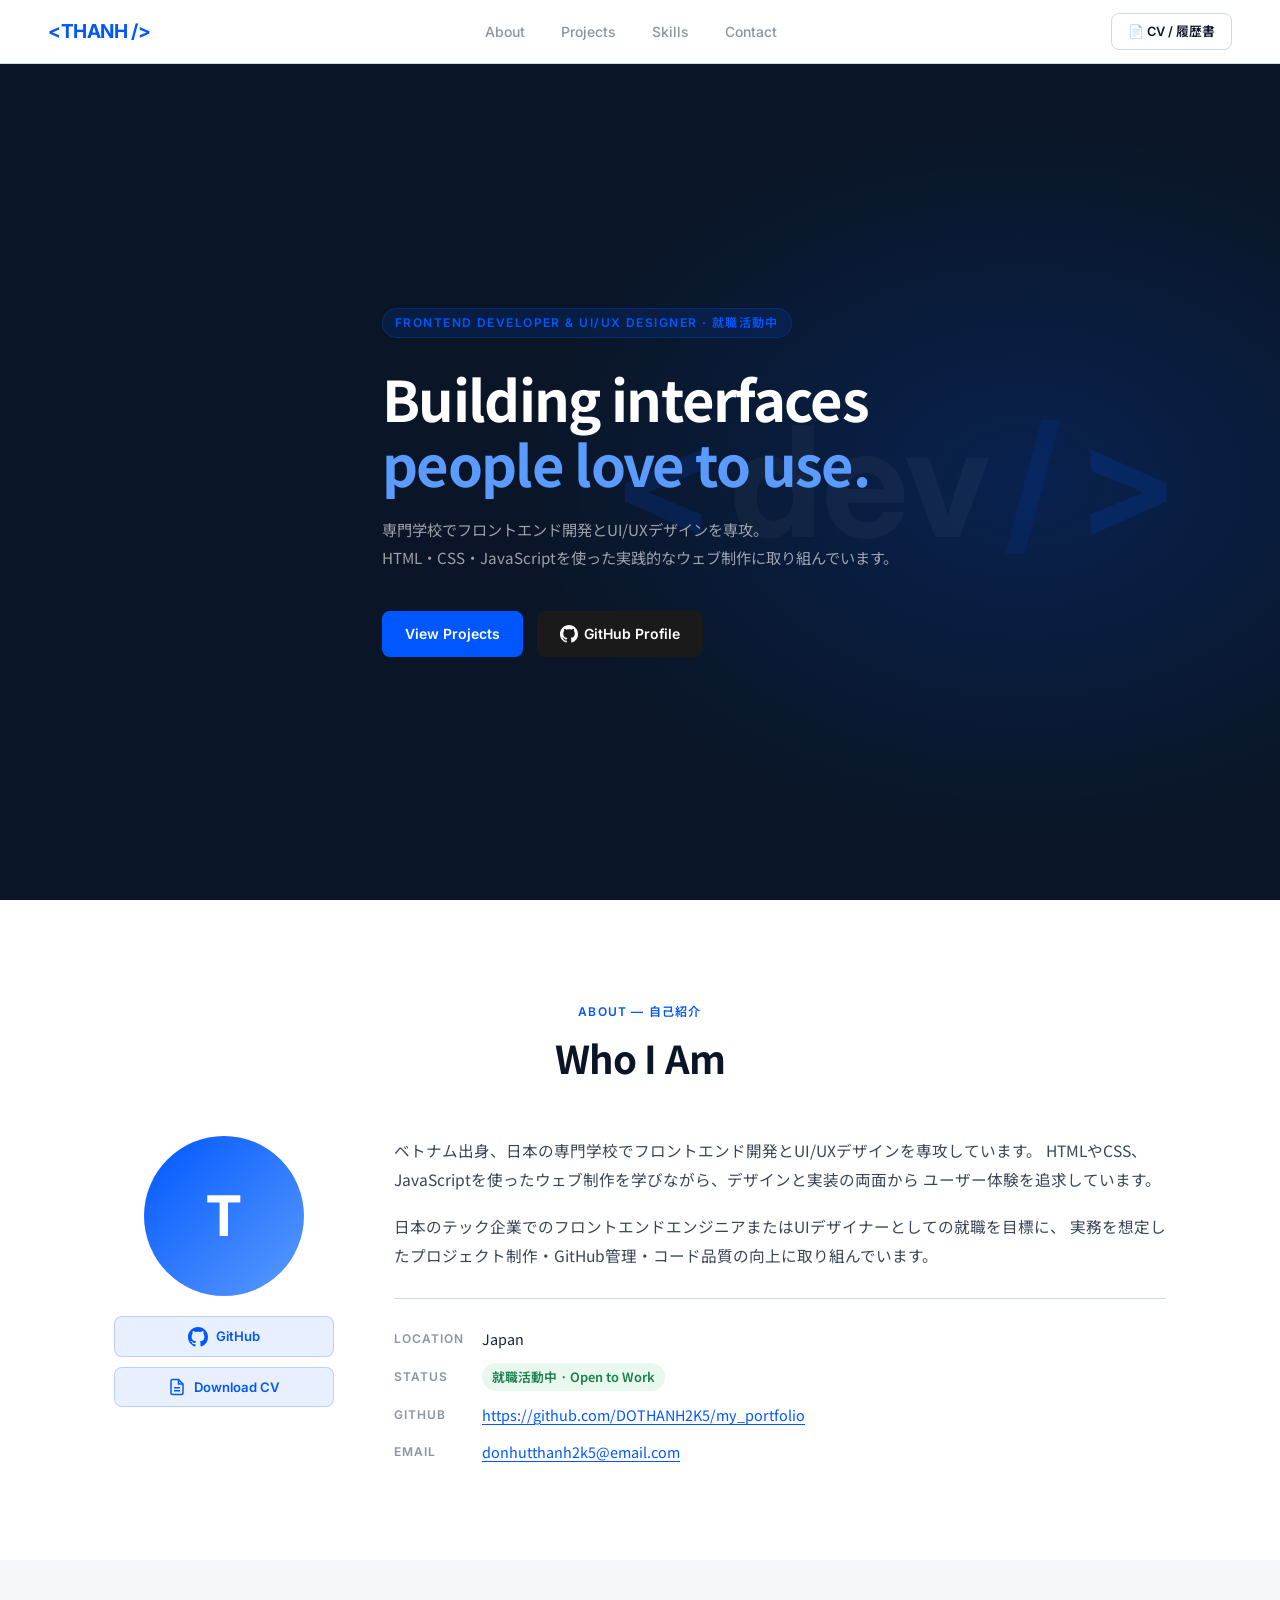
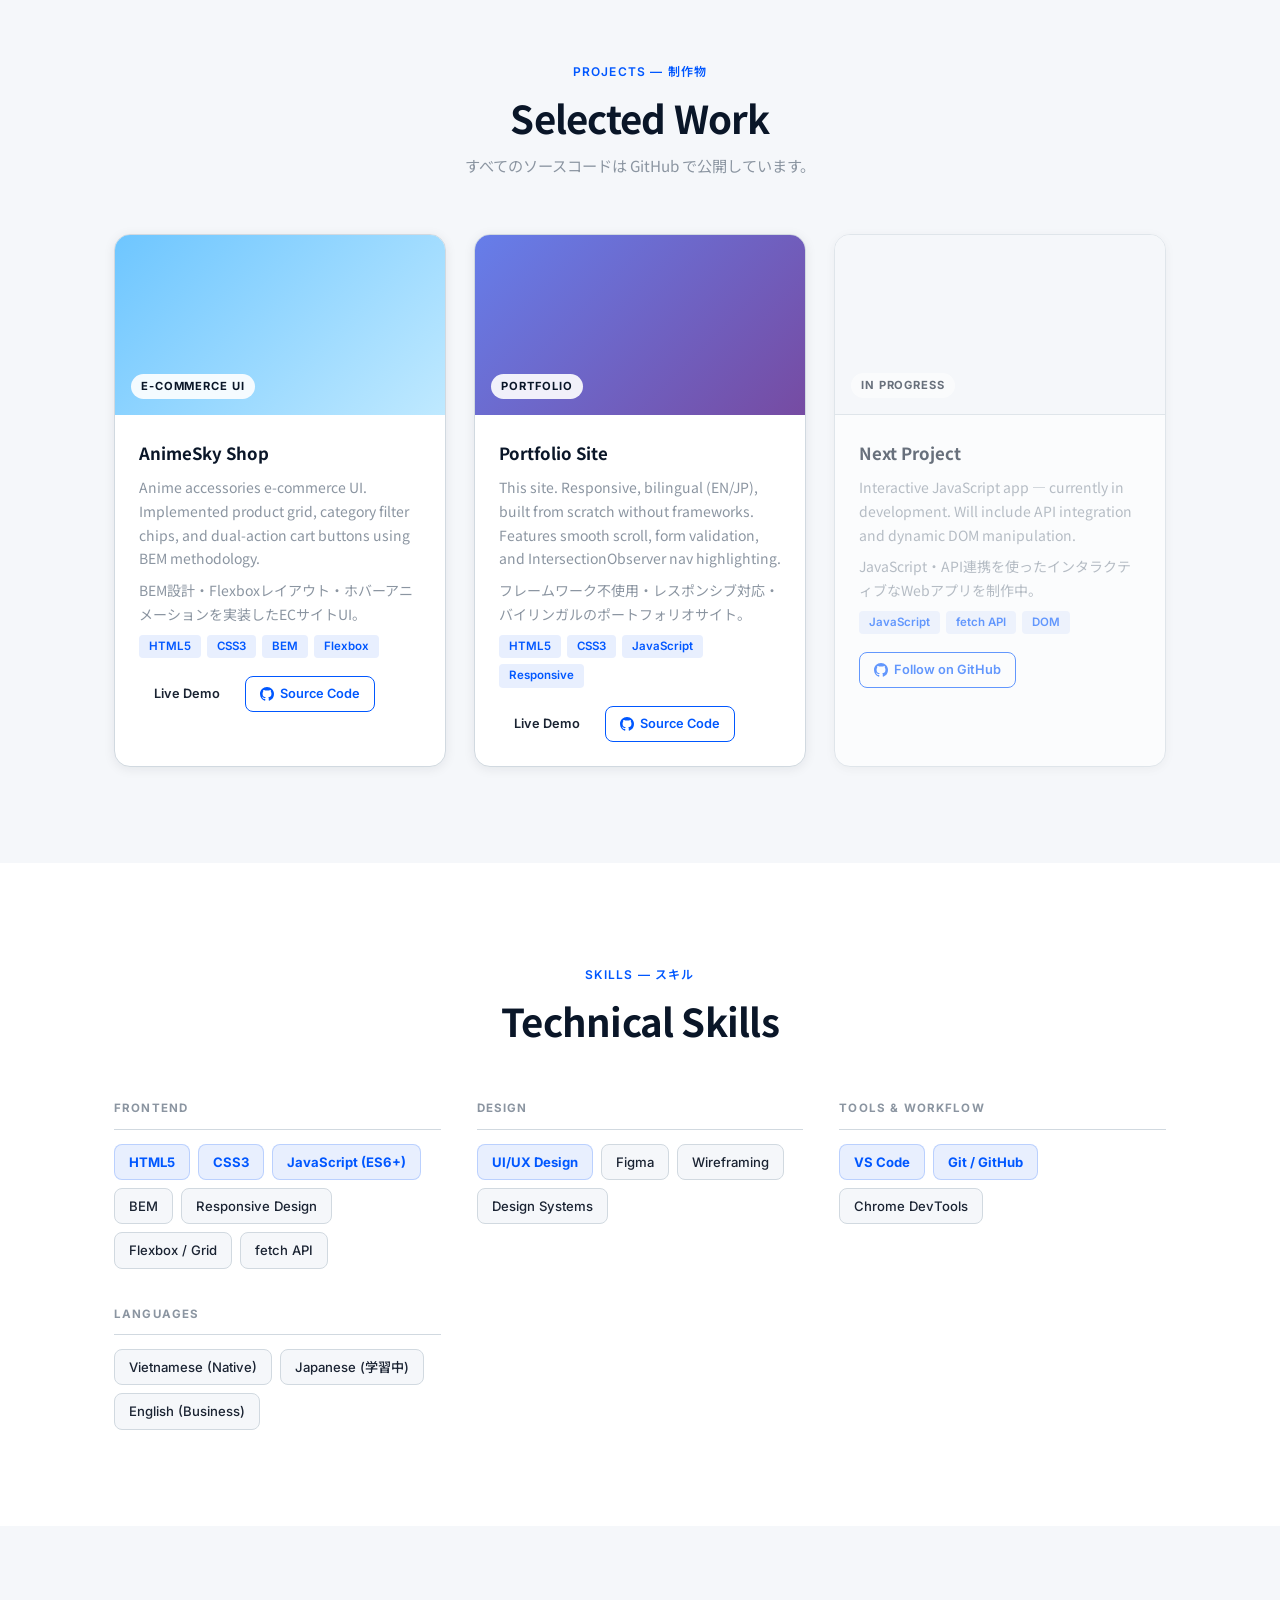
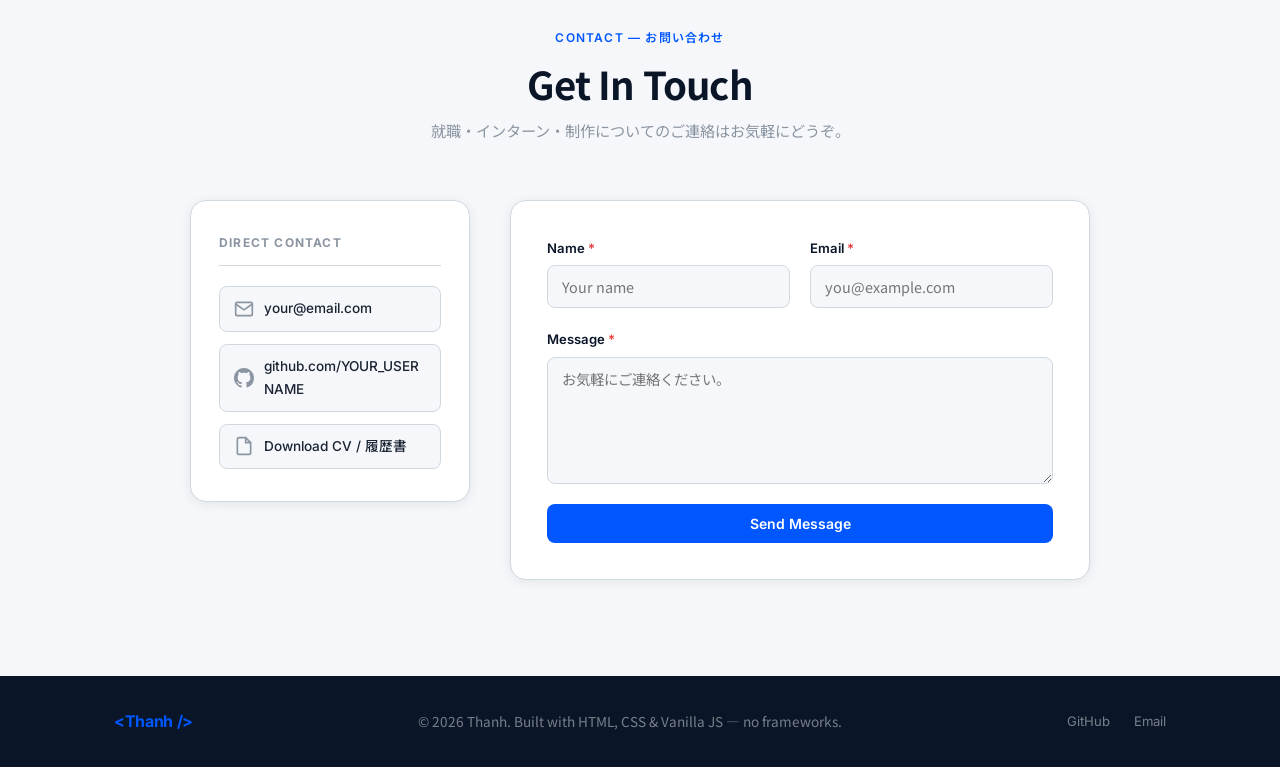
<file: index.html>
<!DOCTYPE html>
<html lang="ja">
<head>
    <meta charset="UTF-8">
    <meta name="viewport" content="width=device-width, initial-scale=1.0">
    <title>Thanh — Frontend Developer & UI/UX Designer</title>
    <link rel="preconnect" href="https://fonts.googleapis.com">
    <link href="https://fonts.googleapis.com/css2?family=Noto+Sans+JP:wght@400;500;700&family=Inter:wght@400;500;600;700&display=swap" rel="stylesheet">
    <link rel="stylesheet" href="style.css">
</head>
<body>

    <!-- Header -->
    <header class="header">
        <a class="header__logo" href="#">&lt;THANH /&gt;</a>
        <nav class="header__nav">
            <a href="#about">About</a>
            <a href="#projects">Projects</a>
            <a href="#skills">Skills</a>
            <a href="#contact">Contact</a>
        </nav>
        <a href="YOUR_CV_LINK_HERE" class="btn btn--cv" target="_blank" rel="noopener">📄 CV / 履歴書</a>
    </header>

    <!-- Hero -->
    <section class="hero" id="home">
        <div class="hero__inner">
            <span class="hero__label">Frontend Developer &amp; UI/UX Designer · 就職活動中</span>
            <h1 class="hero__title">
                Building interfaces<br>
                <em>people love to use.</em>
            </h1>
            <p class="hero__sub">
                専門学校でフロントエンド開発とUI/UXデザインを専攻。<br>
                HTML・CSS・JavaScriptを使った実践的なウェブ制作に取り組んでいます。
            </p>
            <div class="hero__actions">
                <a href="#projects" class="btn btn--primary">View Projects</a>
                <a href="https://github.com/YOUR_USERNAME" target="_blank" rel="noopener" class="btn btn--github">
                    <svg width="18" height="18" viewBox="0 0 24 24" fill="currentColor"><path d="M12 0C5.37 0 0 5.37 0 12c0 5.31 3.435 9.795 8.205 11.385.6.105.825-.255.825-.57 0-.285-.015-1.23-.015-2.235-3.015.555-3.795-.735-4.035-1.41-.135-.345-.72-1.41-1.23-1.695-.42-.225-1.02-.78-.015-.795.945-.015 1.62.87 1.845 1.23 1.08 1.815 2.805 1.305 3.495.99.105-.78.42-1.305.765-1.605-2.67-.3-5.46-1.335-5.46-5.925 0-1.305.465-2.385 1.23-3.225-.12-.3-.54-1.53.12-3.18 0 0 1.005-.315 3.3 1.23.96-.27 1.98-.405 3-.405s2.04.135 3 .405c2.295-1.56 3.3-1.23 3.3-1.23.66 1.65.24 2.88.12 3.18.765.84 1.23 1.905 1.23 3.225 0 4.605-2.805 5.625-5.475 5.925.435.375.81 1.095.81 2.22 0 1.605-.015 2.895-.015 3.3 0 .315.225.69.825.57A12.02 12.02 0 0 0 24 12c0-6.63-5.37-12-12-12z"/></svg>
                    GitHub Profile
                </a>
            </div>
        </div>
        <div class="hero__bracket" aria-hidden="true">
            <span class="bracket bracket--open">&lt;</span>
            <span class="bracket__word">dev</span>
            <span class="bracket--slash">/</span>
            <span class="bracket bracket--close">&gt;</span>
        </div>
    </section>

    <!-- About -->
    <section class="section about" id="about">
        <div class="container">
            <div class="section__header">
                <span class="section__eyebrow">About — 自己紹介</span>
                <h2 class="section__title">Who I Am</h2>
            </div>
            <div class="about__grid">
                <div class="about__avatar-wrap">
                    <div class="about__avatar-placeholder">T</div>
                    <div class="about__avatar-links">
                        <a href="https://github.com/YOUR_USERNAME" target="_blank" rel="noopener" class="about__icon-link">
                            <svg width="20" height="20" viewBox="0 0 24 24" fill="currentColor"><path d="M12 0C5.37 0 0 5.37 0 12c0 5.31 3.435 9.795 8.205 11.385.6.105.825-.255.825-.57 0-.285-.015-1.23-.015-2.235-3.015.555-3.795-.735-4.035-1.41-.135-.345-.72-1.41-1.23-1.695-.42-.225-1.02-.78-.015-.795.945-.015 1.62.87 1.845 1.23 1.08 1.815 2.805 1.305 3.495.99.105-.78.42-1.305.765-1.605-2.67-.3-5.46-1.335-5.46-5.925 0-1.305.465-2.385 1.23-3.225-.12-.3-.54-1.53.12-3.18 0 0 1.005-.315 3.3 1.23.96-.27 1.98-.405 3-.405s2.04.135 3 .405c2.295-1.56 3.3-1.23 3.3-1.23.66 1.65.24 2.88.12 3.18.765.84 1.23 1.905 1.23 3.225 0 4.605-2.805 5.625-5.475 5.925.435.375.81 1.095.81 2.22 0 1.605-.015 2.895-.015 3.3 0 .315.225.69.825.57A12.02 12.02 0 0 0 24 12c0-6.63-5.37-12-12-12z"/></svg>
                            GitHub
                        </a>
                        <a href="YOUR_CV_LINK_HERE" target="_blank" rel="noopener" class="about__icon-link">
                            <svg width="18" height="18" viewBox="0 0 24 24" fill="none" stroke="currentColor" stroke-width="2"><path d="M14 2H6a2 2 0 0 0-2 2v16a2 2 0 0 0 2 2h12a2 2 0 0 0 2-2V8z"/><polyline points="14,2 14,8 20,8"/><line x1="16" y1="13" x2="8" y2="13"/><line x1="16" y1="17" x2="8" y2="17"/></svg>
                            Download CV
                        </a>
                    </div>
                </div>
                <div class="about__text">
                    <p>
                        ベトナム出身、日本の専門学校でフロントエンド開発とUI/UXデザインを専攻しています。
                        HTMLやCSS、JavaScriptを使ったウェブ制作を学びながら、デザインと実装の両面から
                        ユーザー体験を追求しています。
                    </p>
                    <p>
                        日本のテック企業でのフロントエンドエンジニアまたはUIデザイナーとしての就職を目標に、
                        実務を想定したプロジェクト制作・GitHub管理・コード品質の向上に取り組んでいます。
                    </p>
                    <div class="about__meta">
                        <div class="about__meta-item">
                            <span class="about__meta-label">Location</span>
                            <span>Japan</span>
                        </div>
                        <div class="about__meta-item">
                            <span class="about__meta-label">Status</span>
                            <span class="status-badge">就職活動中 · Open to Work</span>
                        </div>
                        <div class="about__meta-item">
                            <span class="about__meta-label">GitHub</span>
                            <a href="https://github.com/YOUR_USERNAME" target="_blank" rel="noopener">https://github.com/DOTHANH2K5/my_portfolio</a>
                        </div>
                        <div class="about__meta-item">
                            <span class="about__meta-label">Email</span>
                            <a href="mailto:your@email.com">donhutthanh2k5@email.com</a>
                        </div>
                    </div>
                </div>
            </div>
        </div>
    </section>

    <!-- Projects -->
    <section class="section projects" id="projects">
        <div class="container">
            <div class="section__header">
                <span class="section__eyebrow">Projects — 制作物</span>
                <h2 class="section__title">Selected Work</h2>
                <p class="section__desc">すべてのソースコードは <a href="https://github.com/YOUR_USERNAME" target="_blank" rel="noopener">GitHub</a> で公開しています。</p>
            </div>
            <div class="projects__grid">

                <!-- Project 1: AnimeSky -->
                <article class="project-card">
                    <div class="project-card__img project-card__img--anime">
                        <span class="project-card__tag">E-Commerce UI</span>
                    </div>
                    <div class="project-card__body">
                        <h3>AnimeSky Shop</h3>
                        <p class="project-card__desc--en">
                            Anime accessories e-commerce UI. Implemented product grid, category filter chips, and dual-action cart buttons using BEM methodology.
                        </p>
                        <p class="project-card__desc--ja">
                            BEM設計・Flexboxレイアウト・ホバーアニメーションを実装したECサイトUI。
                        </p>
                        <div class="project-card__stack">
                            <span>HTML5</span><span>CSS3</span><span>BEM</span><span>Flexbox</span>
                        </div>
                        <div class="project-card__links">
                            <a href="./projects/animesky-shop/index.html" target="_blank" rel="noopener" class="btn btn--sm">Live Demo</a>
                            <a href="https://github.com/DOTHANH2K5/my_portfolio/blob/main/projects/animesky-shop/index.html" target="_blank" rel="noopener" class="btn btn--sm btn--outline">
                                <svg width="14" height="14" viewBox="0 0 24 24" fill="currentColor"><path d="M12 0C5.37 0 0 5.37 0 12c0 5.31 3.435 9.795 8.205 11.385.6.105.825-.255.825-.57 0-.285-.015-1.23-.015-2.235-3.015.555-3.795-.735-4.035-1.41-.135-.345-.72-1.41-1.23-1.695-.42-.225-1.02-.78-.015-.795.945-.015 1.62.87 1.845 1.23 1.08 1.815 2.805 1.305 3.495.99.105-.78.42-1.305.765-1.605-2.67-.3-5.46-1.335-5.46-5.925 0-1.305.465-2.385 1.23-3.225-.12-.3-.54-1.53.12-3.18 0 0 1.005-.315 3.3 1.23.96-.27 1.98-.405 3-.405s2.04.135 3 .405c2.295-1.56 3.3-1.23 3.3-1.23.66 1.65.24 2.88.12 3.18.765.84 1.23 1.905 1.23 3.225 0 4.605-2.805 5.625-5.475 5.925.435.375.81 1.095.81 2.22 0 1.605-.015 2.895-.015 3.3 0 .315.225.69.825.57A12.02 12.02 0 0 0 24 12c0-6.63-5.37-12-12-12z"/></svg>
                                Source Code
                            </a>
                        </div>
                    </div>
                </article>

                <!-- Project 2: Portfolio -->
                <article class="project-card">
                    <div class="project-card__img project-card__img--portfolio">
                        <span class="project-card__tag">Portfolio</span>
                    </div>
                    <div class="project-card__body">
                        <h3>Portfolio Site</h3>
                        <p class="project-card__desc--en">
                            This site. Responsive, bilingual (EN/JP), built from scratch without frameworks. Features smooth scroll, form validation, and IntersectionObserver nav highlighting.
                        </p>
                        <p class="project-card__desc--ja">
                            フレームワーク不使用・レスポンシブ対応・バイリンガルのポートフォリオサイト。
                        </p>
                        <div class="project-card__stack">
                            <span>HTML5</span><span>CSS3</span><span>JavaScript</span><span>Responsive</span>
                        </div>
                        <div class="project-card__links">
                            <a href="#home" class="btn btn--sm">Live Demo</a>
                            <a href="https://github.com/YOUR_USERNAME/portfolio" target="_blank" rel="noopener" class="btn btn--sm btn--outline">
                                <svg width="14" height="14" viewBox="0 0 24 24" fill="currentColor"><path d="M12 0C5.37 0 0 5.37 0 12c0 5.31 3.435 9.795 8.205 11.385.6.105.825-.255.825-.57 0-.285-.015-1.23-.015-2.235-3.015.555-3.795-.735-4.035-1.41-.135-.345-.72-1.41-1.23-1.695-.42-.225-1.02-.78-.015-.795.945-.015 1.62.87 1.845 1.23 1.08 1.815 2.805 1.305 3.495.99.105-.78.42-1.305.765-1.605-2.67-.3-5.46-1.335-5.46-5.925 0-1.305.465-2.385 1.23-3.225-.12-.3-.54-1.53.12-3.18 0 0 1.005-.315 3.3 1.23.96-.27 1.98-.405 3-.405s2.04.135 3 .405c2.295-1.56 3.3-1.23 3.3-1.23.66 1.65.24 2.88.12 3.18.765.84 1.23 1.905 1.23 3.225 0 4.605-2.805 5.625-5.475 5.925.435.375.81 1.095.81 2.22 0 1.605-.015 2.895-.015 3.3 0 .315.225.69.825.57A12.02 12.02 0 0 0 24 12c0-6.63-5.37-12-12-12z"/></svg>
                                Source Code
                            </a>
                        </div>
                    </div>
                </article>

                <!-- Project 3: Placeholder -->
                <article class="project-card project-card--coming">
                    <div class="project-card__img project-card__img--empty">
                        <span class="project-card__tag">In Progress</span>
                    </div>
                    <div class="project-card__body">
                        <h3>Next Project</h3>
                        <p class="project-card__desc--en">
                            Interactive JavaScript app — currently in development. Will include API integration and dynamic DOM manipulation.
                        </p>
                        <p class="project-card__desc--ja">
                            JavaScript・API連携を使ったインタラクティブなWebアプリを制作中。
                        </p>
                        <div class="project-card__stack">
                            <span>JavaScript</span><span>fetch API</span><span>DOM</span>
                        </div>
                        <div class="project-card__links">
                            <a href="https://github.com/YOUR_USERNAME" target="_blank" rel="noopener" class="btn btn--sm btn--outline">
                                <svg width="14" height="14" viewBox="0 0 24 24" fill="currentColor"><path d="M12 0C5.37 0 0 5.37 0 12c0 5.31 3.435 9.795 8.205 11.385.6.105.825-.255.825-.57 0-.285-.015-1.23-.015-2.235-3.015.555-3.795-.735-4.035-1.41-.135-.345-.72-1.41-1.23-1.695-.42-.225-1.02-.78-.015-.795.945-.015 1.62.87 1.845 1.23 1.08 1.815 2.805 1.305 3.495.99.105-.78.42-1.305.765-1.605-2.67-.3-5.46-1.335-5.46-5.925 0-1.305.465-2.385 1.23-3.225-.12-.3-.54-1.53.12-3.18 0 0 1.005-.315 3.3 1.23.96-.27 1.98-.405 3-.405s2.04.135 3 .405c2.295-1.56 3.3-1.23 3.3-1.23.66 1.65.24 2.88.12 3.18.765.84 1.23 1.905 1.23 3.225 0 4.605-2.805 5.625-5.475 5.925.435.375.81 1.095.81 2.22 0 1.605-.015 2.895-.015 3.3 0 .315.225.69.825.57A12.02 12.02 0 0 0 24 12c0-6.63-5.37-12-12-12z"/></svg>
                                Follow on GitHub
                            </a>
                        </div>
                    </div>
                </article>

            </div>
        </div>
    </section>

    <!-- Skills -->
    <section class="section skills" id="skills">
        <div class="container">
            <div class="section__header">
                <span class="section__eyebrow">Skills — スキル</span>
                <h2 class="section__title">Technical Skills</h2>
            </div>
            <div class="skills__groups">
                <div class="skills__group">
                    <h3 class="skills__group-title">Frontend</h3>
                    <div class="skills__list">
                        <div class="skill-chip skill-chip--strong">HTML5</div>
                        <div class="skill-chip skill-chip--strong">CSS3</div>
                        <div class="skill-chip skill-chip--strong">JavaScript (ES6+)</div>
                        <div class="skill-chip">BEM</div>
                        <div class="skill-chip">Responsive Design</div>
                        <div class="skill-chip">Flexbox / Grid</div>
                        <div class="skill-chip">fetch API</div>
                    </div>
                </div>
                <div class="skills__group">
                    <h3 class="skills__group-title">Design</h3>
                    <div class="skills__list">
                        <div class="skill-chip skill-chip--strong">UI/UX Design</div>
                        <div class="skill-chip">Figma</div>
                        <div class="skill-chip">Wireframing</div>
                        <div class="skill-chip">Design Systems</div>
                    </div>
                </div>
                <div class="skills__group">
                    <h3 class="skills__group-title">Tools &amp; Workflow</h3>
                    <div class="skills__list">
                        <div class="skill-chip skill-chip--strong">VS Code</div>
                        <div class="skill-chip skill-chip--strong">Git / GitHub</div>
                        <div class="skill-chip">Chrome DevTools</div>
                    </div>
                </div>
                <div class="skills__group">
                    <h3 class="skills__group-title">Languages</h3>
                    <div class="skills__list">
                        <div class="skill-chip">Vietnamese (Native)</div>
                        <div class="skill-chip">Japanese (学習中)</div>
                        <div class="skill-chip">English (Business)</div>
                    </div>
                </div>
            </div>
        </div>
    </section>

    <!-- Contact -->
    <section class="section contact" id="contact">
        <div class="container">
            <div class="section__header">
                <span class="section__eyebrow">Contact — お問い合わせ</span>
                <h2 class="section__title">Get In Touch</h2>
                <p class="section__desc">就職・インターン・制作についてのご連絡はお気軽にどうぞ。</p>
            </div>
            <div class="contact__layout">
                <!-- Direct contact info — employer-first -->
                <div class="contact__direct">
                    <h3>Direct Contact</h3>
                    <div class="contact__links">
                        <a href="mailto:your@email.com" class="contact__link-item">
                            <svg width="20" height="20" viewBox="0 0 24 24" fill="none" stroke="currentColor" stroke-width="2"><path d="M4 4h16c1.1 0 2 .9 2 2v12c0 1.1-.9 2-2 2H4c-1.1 0-2-.9-2-2V6c0-1.1.9-2 2-2z"/><polyline points="22,6 12,13 2,6"/></svg>
                            your@email.com
                        </a>
                        <a href="https://github.com/YOUR_USERNAME" target="_blank" rel="noopener" class="contact__link-item">
                            <svg width="20" height="20" viewBox="0 0 24 24" fill="currentColor"><path d="M12 0C5.37 0 0 5.37 0 12c0 5.31 3.435 9.795 8.205 11.385.6.105.825-.255.825-.57 0-.285-.015-1.23-.015-2.235-3.015.555-3.795-.735-4.035-1.41-.135-.345-.72-1.41-1.23-1.695-.42-.225-1.02-.78-.015-.795.945-.015 1.62.87 1.845 1.23 1.08 1.815 2.805 1.305 3.495.99.105-.78.42-1.305.765-1.605-2.67-.3-5.46-1.335-5.46-5.925 0-1.305.465-2.385 1.23-3.225-.12-.3-.54-1.53.12-3.18 0 0 1.005-.315 3.3 1.23.96-.27 1.98-.405 3-.405s2.04.135 3 .405c2.295-1.56 3.3-1.23 3.3-1.23.66 1.65.24 2.88.12 3.18.765.84 1.23 1.905 1.23 3.225 0 4.605-2.805 5.625-5.475 5.925.435.375.81 1.095.81 2.22 0 1.605-.015 2.895-.015 3.3 0 .315.225.69.825.57A12.02 12.02 0 0 0 24 12c0-6.63-5.37-12-12-12z"/></svg>
                            github.com/YOUR_USERNAME
                        </a>
                        <a href="YOUR_CV_LINK_HERE" target="_blank" rel="noopener" class="contact__link-item">
                            <svg width="20" height="20" viewBox="0 0 24 24" fill="none" stroke="currentColor" stroke-width="2"><path d="M14 2H6a2 2 0 0 0-2 2v16a2 2 0 0 0 2 2h12a2 2 0 0 0 2-2V8z"/><polyline points="14,2 14,8 20,8"/></svg>
                            Download CV / 履歴書
                        </a>
                    </div>
                </div>
                <!-- Form -->
                <form class="contact__form" id="contactForm" novalidate>
                    <div class="form-row">
                        <div class="form-group">
                            <label for="name">Name <span class="form-required">*</span></label>
                            <input type="text" id="name" name="name" placeholder="Your name" required>
                        </div>
                        <div class="form-group">
                            <label for="email">Email <span class="form-required">*</span></label>
                            <input type="email" id="email" name="email" placeholder="you@example.com" required>
                        </div>
                    </div>
                    <div class="form-group">
                        <label for="message">Message <span class="form-required">*</span></label>
                        <textarea id="message" name="message" rows="5" placeholder="お気軽にご連絡ください。" required></textarea>
                    </div>
                    <button type="submit" class="btn btn--primary btn--full">Send Message</button>
                </form>
            </div>
        </div>
    </section>

    <!-- Footer -->
    <footer class="footer">
        <div class="container footer__inner">
            <span class="header__logo">&lt;Thanh /&gt;</span>
            <p>© 2026 Thanh. Built with HTML, CSS &amp; Vanilla JS — no frameworks.</p>
            <div class="footer__links">
                <a href="https://github.com/YOUR_USERNAME" target="_blank" rel="noopener">GitHub</a>
                <a href="mailto:your@email.com">Email</a>
            </div>
        </div>
    </footer>

    <script src="script.js"></script>
</body>
</html>
</file>
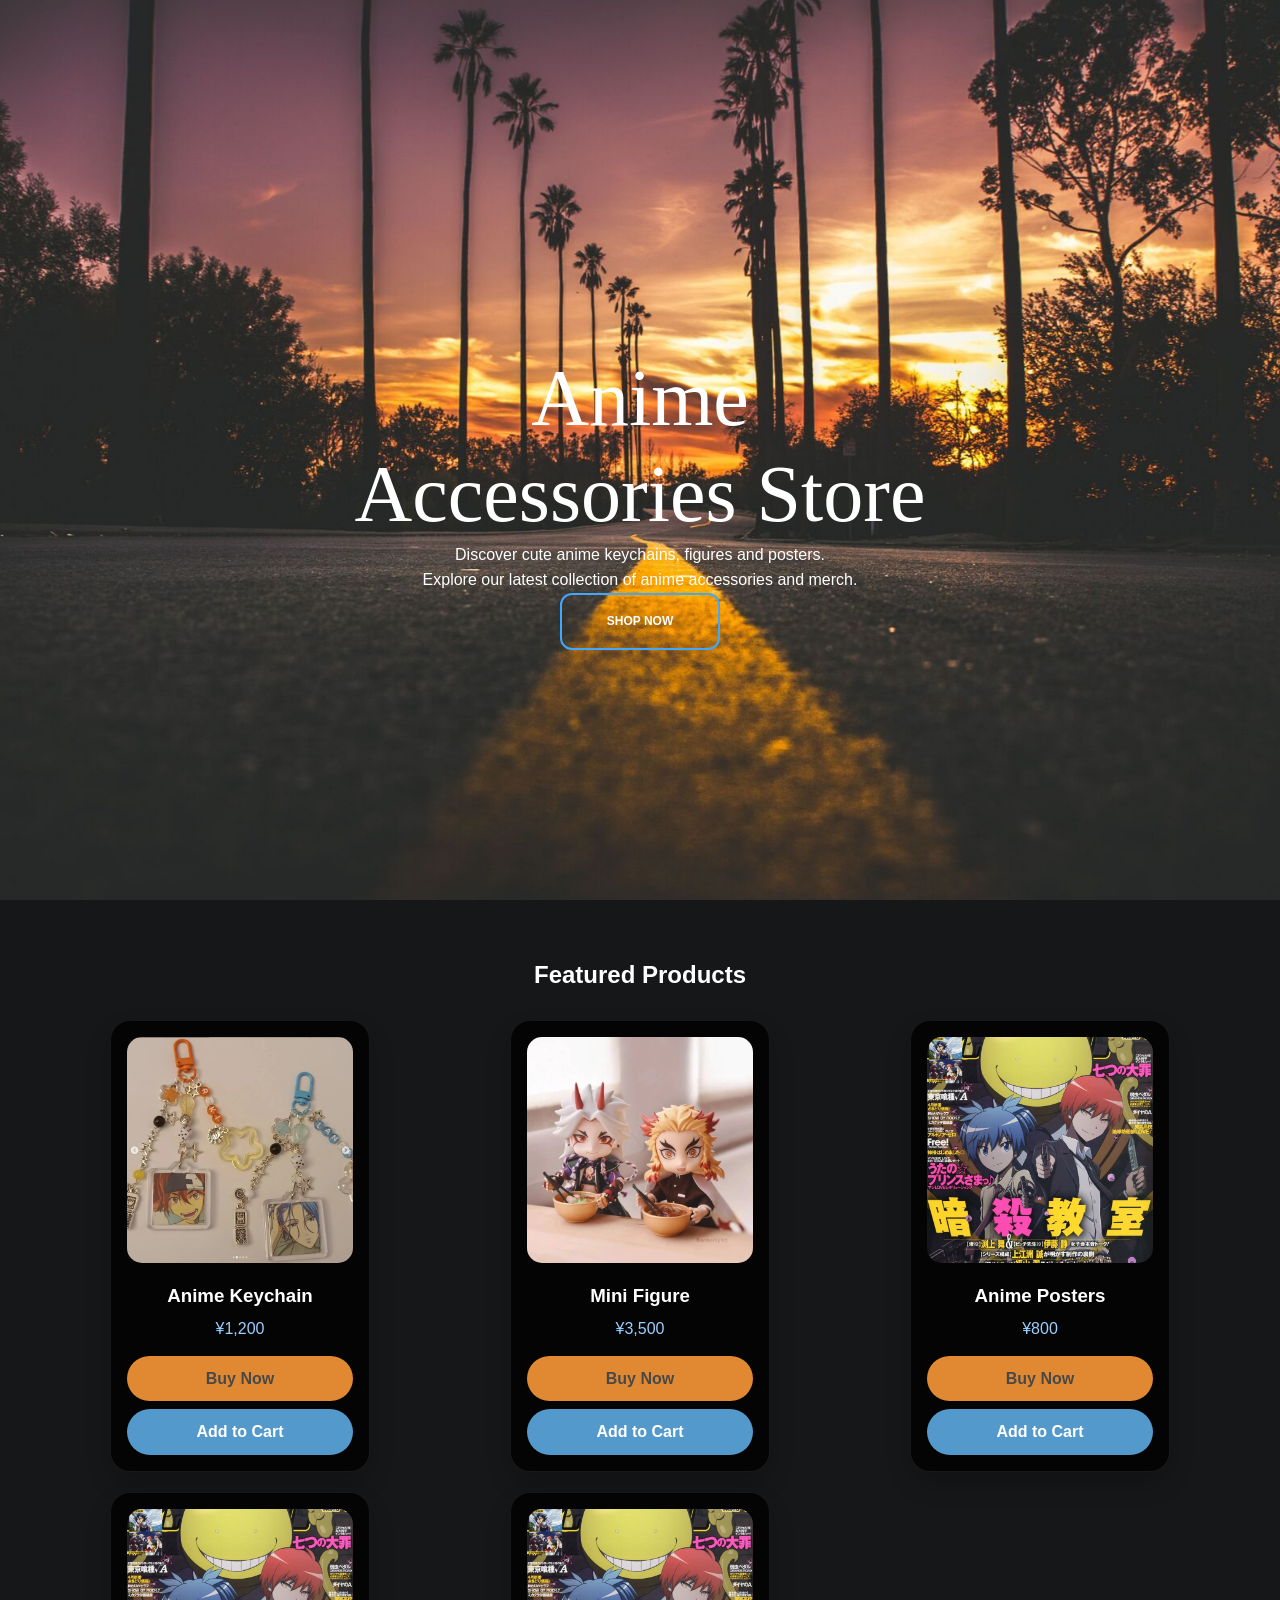
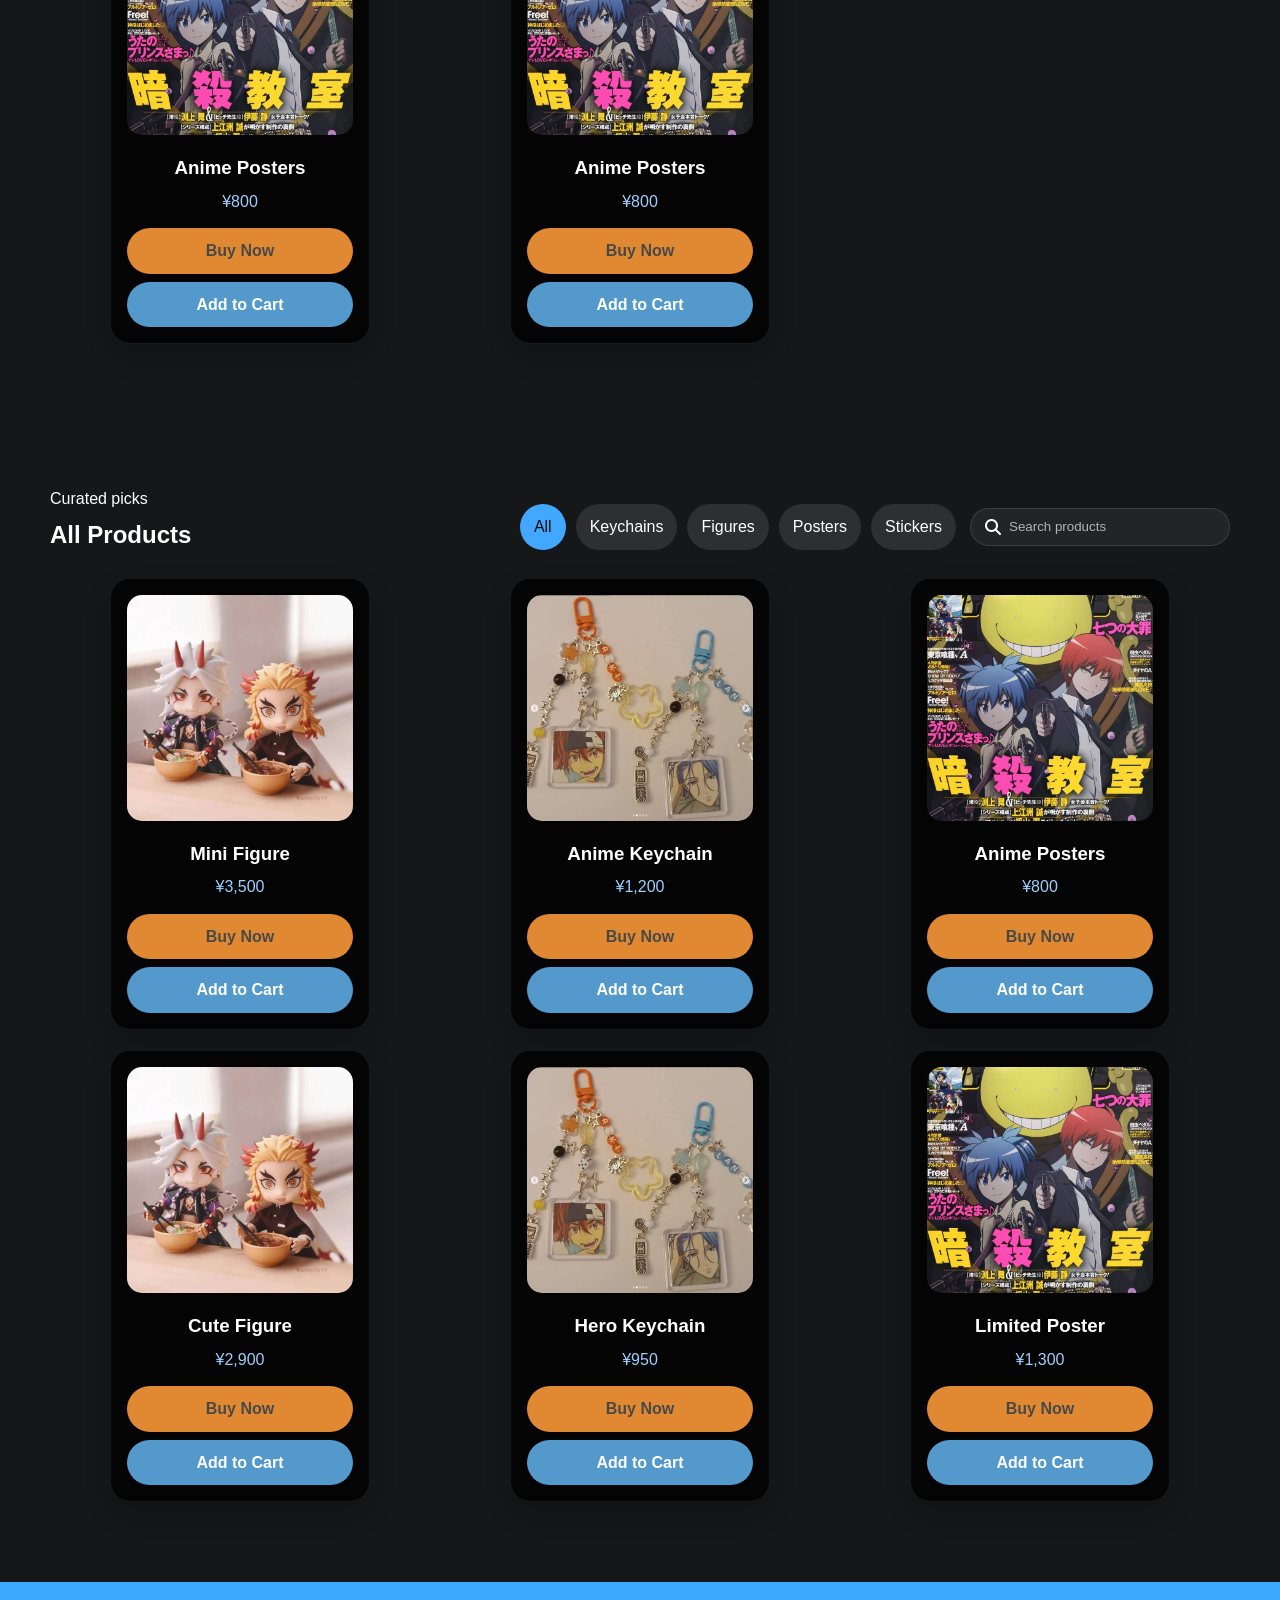
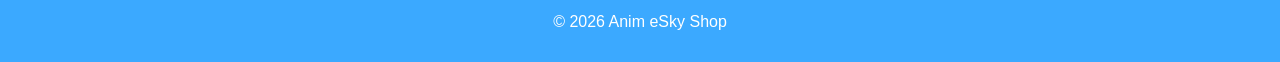
<file: projects/animesky-shop/index.html>
<!DOCTYPE html>
<html lang="en">
<head>
    <meta charset="UTF-8">
    <meta name="viewport" content="width=device-width, initial-scale=1.0">
    <title>Anime Sky Shop</title>
    <link rel="stylesheet" href="https://cdnjs.cloudflare.com/ajax/libs/font-awesome/6.5.2/css/all.min.css">
    <link rel="stylesheet" href="assets/css/style.css">
</head>
<body>

    <header class="header" data-header>
        <a class="header__logo">AnimeSky</a>

        <nav class="header__nav">
            <div class="header__nav-item-link hover-underline">
                <a href="#">
                    <span class="span">Home</span>
                </a>
            </div>
            
            <div class="header__nav-item">
                <a href="#feature-product" class="header__nav-item-link hover-underline">
                    <span class="span">Products</span>
                </a>
            </div>
            
            <div class="header__nav-item">
                <a href="#cate" class="header__nav-item-link hover-underline">
                    <span class="span">Categories</span>
                </a>
            </div>
           
            <div class="header__nav-item">
                <a href="#" class="header__nav-item-link hover-underline">
                    <span class="span">Contact</span>
                </a>
            </div>
           
            <a href="#" class="header__nav-item header__nav-item-cart">
                <span class="cart cart-1"><i class="fa-solid fa-cart-shopping"></i></span>


                <span class="cart cart-2" aria-hidden="true"><i class="fa-solid fa-cart-shopping"></i></span>
            </a>
        </nav>

        
    </header>

    <section class="hero" id="home">
        <ul class="hero-slider">
            <li class="slider-item active">
                <div class="slider-bg">
                    <img src="/projects/animesky-shop/assets/images/hero-silder-1.jpg" width="1920" height="1280" alt="" class="img-cover">
                </div>
                <h1 class="hero-title slider-reveal">Anime<br>Accessories Store</h1>
                <p class="section-subtitle slider-reveal">
                    Discover cute anime keychains,
                    figures and posters.
                </p>
                <p class="hero-text slider-reveal">
                    Explore our latest collection of anime accessories and merch.
                </p>
                <a href="#feature-product" class="btn btn-primary slider-reveal">
                    <span class="text text-1">Shop Now </span>

                    <span class="text text-2" aria-hidden="true">Shop Now </span>
                </a>
            </li>

            <li class="slider-item">
                <div class="slider-bg">
                    <img src="/projects/animesky-shop/assets/images/hero-slider-2(fixed).JPG" width="1920" height="1280" alt="" class="img-cover">
                </div>
                <h1 class="hero-title slider-reveal">Anime<br>Accessories Store</h1>
                <p class="section-subtitle slider-reveal">
                    Discover cute anime keychains,
                    figures and posters.
                </p>
                <p class="hero-text slider-reveal">
                    Explore our latest collection of anime accessories and merch.
                </p>
               <a href="#feature-product" class="btn btn-primary slider-reveal">
                    <span class="text text-1">Shop Now </span>

                    <span class="text text-2" aria-hidden="true">Shop Now</span>
                </a>
            </li>

            <li class="slider-item">
                <div class="slider-bg">
                    <img src="/projects/animesky-shop/assets/images/hero-slider-03(fixed).JPG" width="1920" height="1280" alt="" class="img-cover">
                </div>
                <h1 class="hero-title slider-reveal">Anime<br>Accessories Store</h1>
                <p class="section-subtitle slider-reveal">
                    Discover cute anime keychains,
                    figures and posters.
                </p>
                <p class="hero-text slider-reveal">
                    Explore our latest collection of anime accessories and merch.
                </p>
                <a href="#feature-product" class="btn btn-primary slider-reveal">
                    <span class="text text-1">Shop Now</span>

                    <span class="text text-2" aria-hidden="true">Shop Now</span>
                </a>
            </li>
        </ul>
        
    </section>





    <main>

        <!-- 
            -PRODUCTS    
        -->

        <section class="flash-sale">

        </section>
        <section class="products">

            <h2 id="feature-product">Featured Products</h2>

            <div class="product-grid">
                <a href="#" class="product-card">
                    <img class="product-card_img" src="/projects/animesky-shop/assets/images/product-1.jpg" alt="" width="200" height="200">
                    <h3>Anime Keychain</h3>
                    <p>¥1,200</p>
                    
                    <div class="product-card__buttons">
                        <button class="product-card__cart-buy">Buy Now</button>
                        <button class="product-card__add-to-cart">Add to Cart</button>
                    </div>
                </a>

                <a href="#" class="product-card"> 
                    <img class="product-card_img" src="/projects/animesky-shop/assets/images/product-4.jpg" alt="" width="200" height="200">
                    <h3>Mini Figure</h3>
                    <p>¥3,500</p>
                    
                    <div class="product-card__buttons">
                        <button class="product-card__cart-buy">Buy Now</button>
                        <button class="product-card__add-to-cart">Add to Cart</button>
                    </div>
                </a>

                <a href="#" class="product-card">
                    <img class="product-card_img" src="/projects/animesky-shop/assets/images/product-5.jpg" alt="" width="200" height="200">
                    <h3>Anime Posters</h3>
                    <p>¥800</p>
                    
                    <div class="product-card__buttons">
                        <button class="product-card__cart-buy">Buy Now</button>
                        <button class="product-card__add-to-cart">Add to Cart</button>
                    </div>
                </a>

                <a href="#" class="product-card">
                    <img class="product-card_img" src="/projects/animesky-shop/assets/images/product-5.jpg" alt="" width="200" height="200">
                    <h3>Anime Posters</h3>
                    <p>¥800</p>
                    
                    <div class="product-card__buttons">
                        <button class="product-card__cart-buy">Buy Now</button>
                        <button class="product-card__add-to-cart">Add to Cart</button>
                    </div>
                </a>

                <a href="#" class="product-card">
                    <img class="product-card_img" src="/projects/animesky-shop/assets/images/product-5.jpg" alt="" width="200" height="200">
                    <h3>Anime Posters</h3>
                    <p>¥800</p>
                    
                    <div class="product-card__buttons">
                        <button class="product-card__cart-buy">Buy Now</button>
                        <button class="product-card__add-to-cart">Add to Cart</button>
                    </div>
                </a>
                
            </div>

        </section>

        
        <section class="all-products" id="cate">
            <div class="all-products__header">
                <div class="all-products__title-wrap">
                    <p class="section-subtitle">Curated picks</p>
                    <h2>All Products</h2>
                </div>

                <div class="all-products__controls">
                    <ul class="all-products__filter-list">
                        <li class="all-products__filter-item">
                            <a href="#" class="category active">All</a>
                        </li>
                        <li class="all-products__filter-item">
                            <a href="#" class="category">Keychains</a>
                        </li>
                        <li class="all-products__filter-item">
                            <a href="#" class="category">Figures</a>
                        </li>
                        <li class="all-products__filter-item">
                            <a href="#" class="category">Posters</a>
                        </li>
                        <li class="all-products__filter-item">
                            <a href="#" class="category">Stickers</a>
                        </li>
                    </ul>

                    <label class="all-products__search-wrap" aria-label="Search products">
                        <i class="fa-solid fa-magnifying-glass"></i>
                        <input type="text" class="all-products__search" placeholder="Search products">
                    </label>
                </div>
            </div>

            <div class="all-products__item">
                <a href="#" class="product-card">
                    <img class="product-card_img" src="/projects/animesky-shop/assets/images/product-4.jpg" alt="Mini Figure" width="200" height="200">
                    <h3>Mini Figure</h3>
                    <p>¥3,500</p>

                    <div class="product-card__buttons">
                        <button class="product-card__cart-buy">Buy Now</button>
                        <button class="product-card__add-to-cart">Add to Cart</button>
                    </div>
                </a>

                <a href="#" class="product-card">
                    <img class="product-card_img" src="/projects/animesky-shop/assets/images/product-1.jpg" alt="Anime Keychain" width="200" height="200">
                    <h3>Anime Keychain</h3>
                    <p>¥1,200</p>

                    <div class="product-card__buttons">
                        <button class="product-card__cart-buy">Buy Now</button>
                        <button class="product-card__add-to-cart">Add to Cart</button>
                    </div>
                </a>

                <a href="#" class="product-card">
                    <img class="product-card_img" src="/projects/animesky-shop/assets/images/product-5.jpg" alt="Anime Posters" width="200" height="200">
                    <h3>Anime Posters</h3>
                    <p>¥800</p>

                    <div class="product-card__buttons">
                        <button class="product-card__cart-buy">Buy Now</button>
                        <button class="product-card__add-to-cart">Add to Cart</button>
                    </div>
                </a>

                <a href="#" class="product-card">
                    <img class="product-card_img" src="/projects/animesky-shop/assets/images/product-4.jpg" alt="Cute Figure" width="200" height="200">
                    <h3>Cute Figure</h3>
                    <p>¥2,900</p>

                    <div class="product-card__buttons">
                        <button class="product-card__cart-buy">Buy Now</button>
                        <button class="product-card__add-to-cart">Add to Cart</button>
                    </div>
                </a>

                <a href="#" class="product-card">
                    <img class="product-card_img" src="/projects/animesky-shop/assets/images/product-1.jpg" alt="Hero Keychain" width="200" height="200">
                    <h3>Hero Keychain</h3>
                    <p>¥950</p>

                    <div class="product-card__buttons">
                        <button class="product-card__cart-buy">Buy Now</button>
                        <button class="product-card__add-to-cart">Add to Cart</button>
                    </div>
                </a>

                <a href="#" class="product-card">
                    <img class="product-card_img" src="/projects/animesky-shop/assets/images/product-5.jpg" alt="Limited Poster" width="200" height="200">
                    <h3>Limited Poster</h3>
                    <p>¥1,300</p>

                    <div class="product-card__buttons">
                        <button class="product-card__cart-buy">Buy Now</button>
                        <button class="product-card__add-to-cart">Add to Cart</button>
                    </div>
                </a>
            </div>
        </section>

    </main>

    <footer>
        <p>© 2026 Anim  eSky Shop</p>
    </footer>

 
  <!-- 
    - #BACK TO TOP
  -->

  <a href="#top" class="back-top-btn active" aria-label="back to top" data-back-top-btn>
    <span> <i class="fa-solid fa-angle-up"></i></span>
  </a>

    <script src="assets/js/script.js"></script>
</body>
</html>
</file>
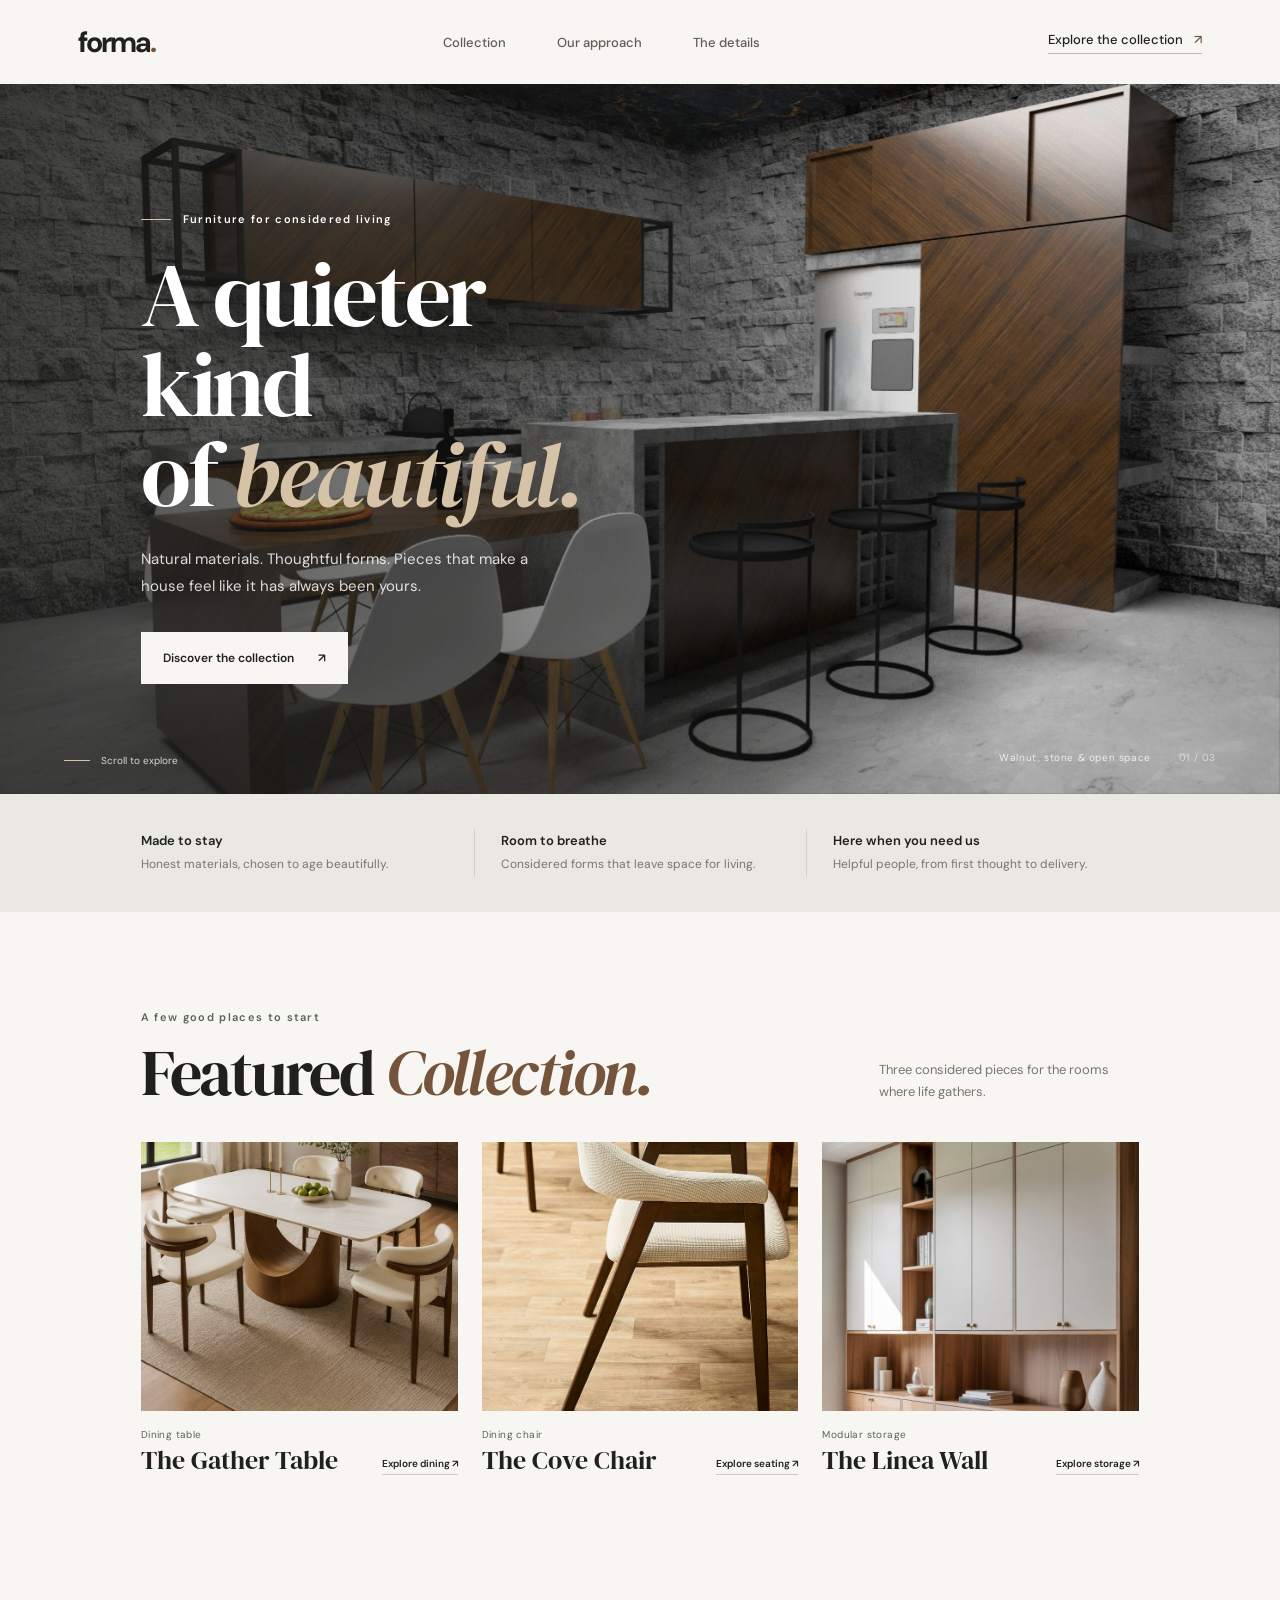
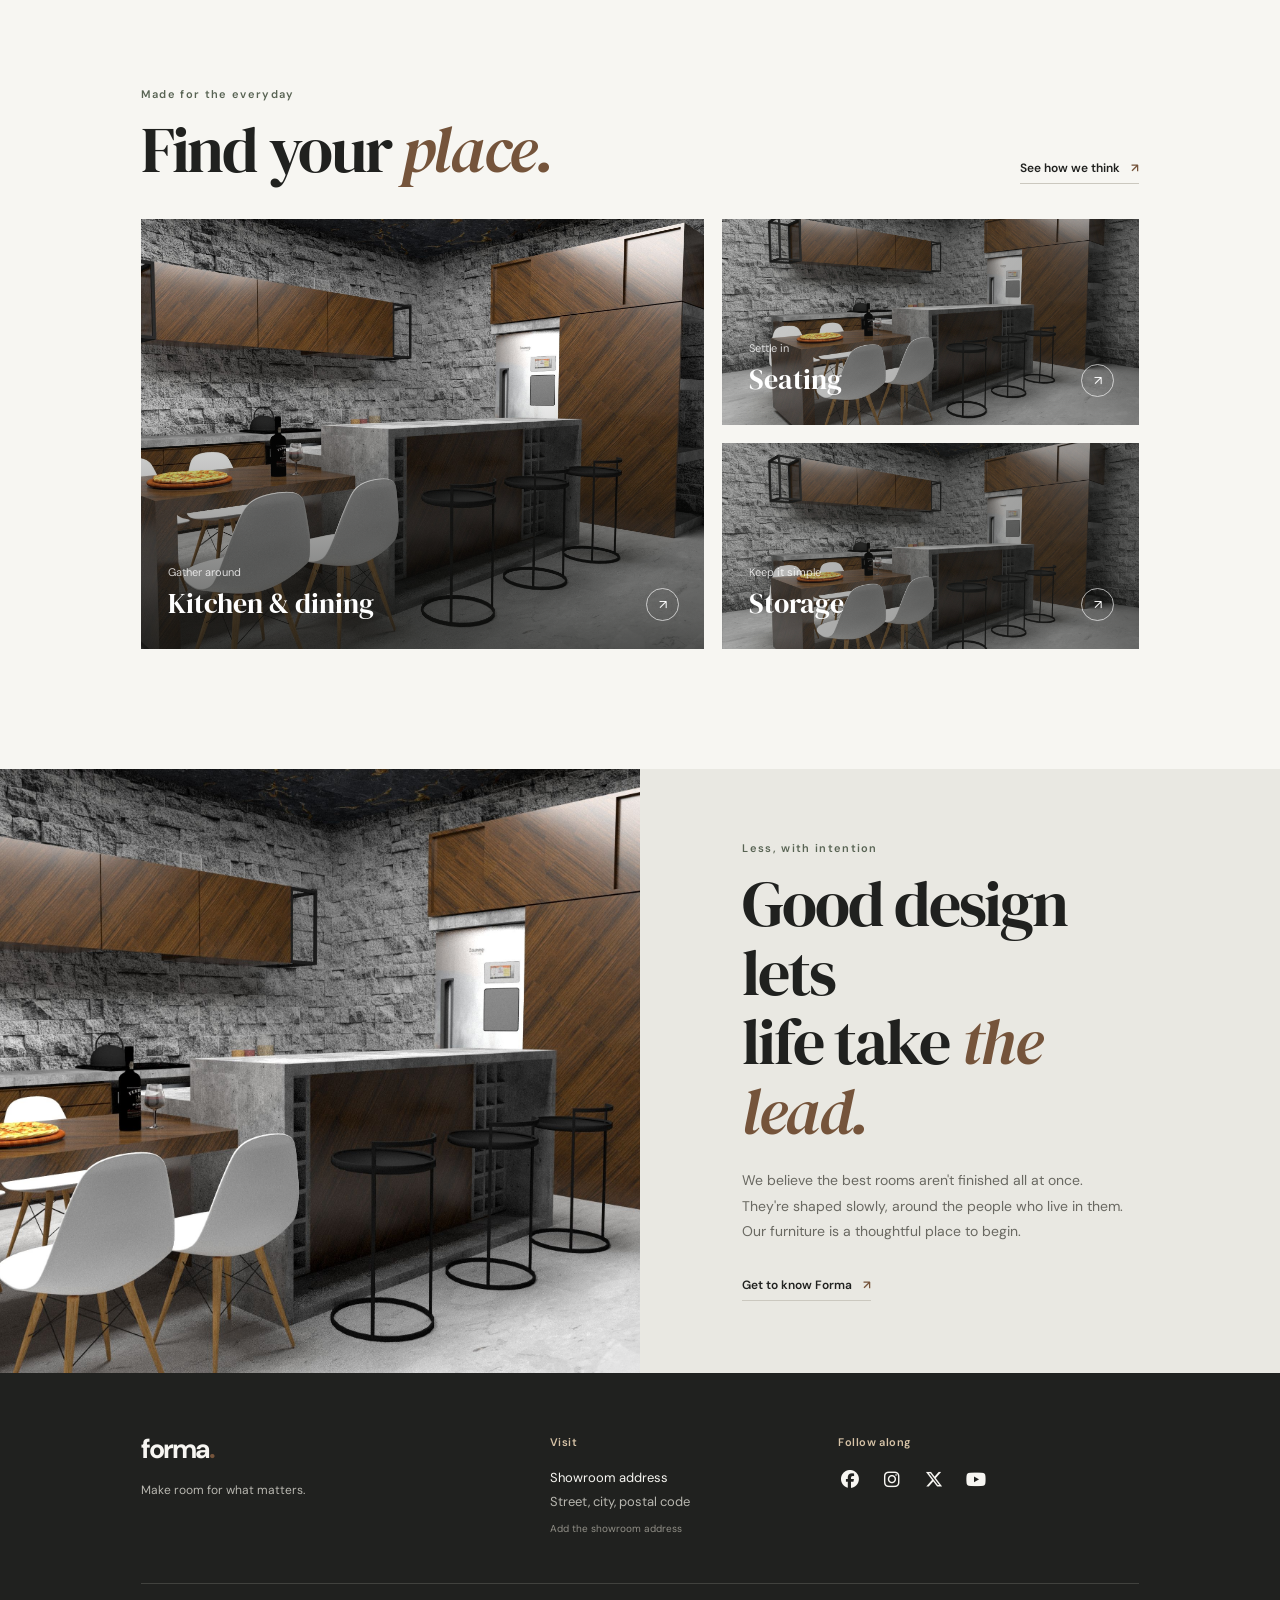
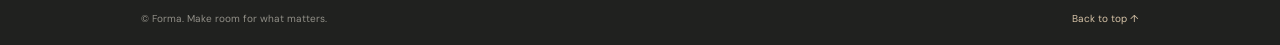
<file: projects/Furniture/index.html>
<!doctype html>
<html lang="en">
<head>
  <meta charset="utf-8">
  <meta name="viewport" content="width=device-width, initial-scale=1">
  <meta name="theme-color" content="#20211f">
  <meta name="description" content="Furniture made for considered living. Explore Forma's collection of enduring pieces for the home.">
  <title>Forma — Furniture for considered living</title>
  <link rel="preconnect" href="https://fonts.googleapis.com">
  <link rel="preconnect" href="https://fonts.gstatic.com" crossorigin>
  <link href="https://fonts.googleapis.com/css2?family=DM+Sans:wght@400;500;600;700&family=DM+Serif+Display&display=swap" rel="stylesheet">
  <link rel="stylesheet" href="https://cdnjs.cloudflare.com/ajax/libs/font-awesome/6.5.2/css/all.min.css">
  <link rel="stylesheet" href="/projects/Furniture/assets/css/styles.css">
  <link rel="stylesheet" href="https://cloudflare.com">

</head>
<body>
  <header class="site-header">
    <a class="wordmark" href="#home" aria-label="Forma home">forma<span>.</span></a>
    <nav class="main-nav" aria-label="Main navigation">
      <a href="#collection">Collection</a>
      <a href="#story">Our approach</a>
      <a href="#benefits">The details</a>
    </nav>
    <a class="header-link" href="#collection">Explore the collection <span aria-hidden="true">↗</span></a>
  </header>

  <main>
    <section class="hero" id="home" aria-labelledby="hero-title">
      <img class="hero-image" src="/projects/Furniture/assets/images/hero_img.jpg" alt="A contemporary kitchen with dark walnut cabinetry, stone walls and a concrete island">
      <div class="hero-shade"></div>
      <div class="hero-copy">
        <p class="eyebrow"><span class="eyebrow-line"></span>Furniture for considered living</p>
        <h1 id="hero-title">A quieter kind<br>of <em>beautiful.</em></h1>
        <p class="hero-description">Natural materials. Thoughtful forms. Pieces that make a house feel like it has always been yours.</p>
        <a class="button button-light" href="#collection">Discover the collection <span aria-hidden="true">↗</span></a>
      </div>
      <p class="image-caption">Walnut, stone &amp; open space <span>01 / 03</span></p>
      <a class="scroll-cue" href="#benefits"><span></span>Scroll to explore</a>
    </section>

    <section class="benefits" id="benefits" aria-label="What makes Forma different">
      <article class="benefit">
        <div><h2>Made to stay</h2><p>Honest materials, chosen to age beautifully.</p></div>
      </article>
      <article class="benefit">
        <div><h2>Room to breathe</h2><p>Considered forms that leave space for living.</p></div>
      </article>
      <article class="benefit">
        <div><h2>Here when you need us</h2><p>Helpful people, from first thought to delivery.</p></div>
      </article>
    </section>

    <section class="featured section-wrap" aria-labelledby="featured-title">
      <div class="section-heading">
        <div>
          <p class="eyebrow eyebrow-dark">A few good places to start</p>
          <h2 id="featured-title">Featured <em>Collection.</em></h2>
        </div>
        <p class="featured-intro">Three considered pieces for the rooms where life gathers.</p>
      </div>
      <div class="featured-grid">
        <article class="product">
          <a class="product-image product-image-table" href="#category-dining" aria-label="Explore dining furniture">
            <img src="/projects/Furniture/assets/images/dining-table.png" alt="Walnut dining table in a contemporary kitchen" loading="lazy">
          </a>
          <div class="product-info">
            <div><p class="product-type">Dining table</p><h3>The Gather Table</h3></div>
            <a class="product-link" href="#category-dining">Explore dining <span aria-hidden="true">↗</span></a>
          </div>
        </article>
        <article class="product">
          <a class="product-image product-image-chair" href="#category-seating" aria-label="Explore seating furniture">
            <img src="/projects/Furniture/assets/images/dining-chair.png" alt="Sculpted dining chair beside a walnut table" loading="lazy">
          </a>
          <div class="product-info">
            <div><p class="product-type">Dining chair</p><h3>The Cove Chair</h3></div>
            <a class="product-link" href="#category-seating">Explore seating <span aria-hidden="true">↗</span></a>
          </div>
        </article>
        <article class="product">
          <a class="product-image product-image-storage" href="#category-storage" aria-label="Explore storage furniture">
            <img src="/projects/Furniture/assets/images/modular-storage.png" alt="Walnut cabinetry built into a stone kitchen wall" loading="lazy">
          </a>
          <div class="product-info">
            <div><p class="product-type">Modular storage</p><h3>The Linea Wall</h3></div>
            <a class="product-link" href="#category-storage">Explore storage <span aria-hidden="true">↗</span></a>
          </div>
        </article>
      </div>
    </section>

    <section class="collection section-wrap" id="collection" aria-labelledby="collection-title">
      <div class="section-heading">
        <div>
          <p class="eyebrow eyebrow-dark">Made for the everyday</p>
          <h2 id="collection-title">Find your <em>place.</em></h2>
        </div>
        <a class="text-link" href="#story">See how we think <span aria-hidden="true">↗</span></a>
      </div>
      <div class="category-grid">
        <a class="category category-large" id="category-dining" href="#story" aria-label="Explore furniture for the kitchen and dining room">
          <img src="/projects/Furniture/assets/images/hero_img.jpg" alt="" loading="lazy">
          <span class="category-overlay"></span>
          <span class="category-copy"><span>Gather around</span><strong>Kitchen &amp; dining</strong></span>
          <span class="category-arrow" aria-hidden="true">↗</span>
        </a>
        <a class="category category-small category-seating" id="category-seating" href="#story" aria-label="Explore seating furniture">
          <span class="category-copy"><span>Settle in</span><strong>Seating</strong></span>
          <span class="category-arrow" aria-hidden="true">↗</span>
        </a>
        <a class="category category-small category-storage" id="category-storage" href="#story" aria-label="Explore storage furniture">
          <span class="category-copy"><span>Keep it simple</span><strong>Storage</strong></span>
          <span class="category-arrow" aria-hidden="true">↗</span>
        </a>
      </div>
    </section>

    <section class="story" id="story" aria-labelledby="story-title">
      <div class="story-image" role="img" aria-label="Walnut cabinetry and natural stone in a quiet, modern kitchen"></div>
      <div class="story-copy">
        <p class="eyebrow eyebrow-dark">Less, with intention</p>
        <h2 id="story-title">Good design lets<br>life take <em>the lead.</em></h2>
        <p>We believe the best rooms aren't finished all at once. They're shaped slowly, around the people who live in them. Our furniture is a thoughtful place to begin.</p>
        <a class="text-link" href="#collection">Get to know Forma <span aria-hidden="true">↗</span></a>
      </div>
    </section>
  </main>

  <footer class="site-footer">
    <div class="footer-main">
      <div class="footer-brand">
        <a class="wordmark wordmark-footer" href="#home">forma<span>.</span></a>
        <p>Make room for what matters.</p>
      </div>
      <section class="footer-column" aria-labelledby="footer-visit-title">
        <h2 id="footer-visit-title">Visit</h2>
        <address>Showroom address<br><span>Street, city, postal code</span></address>
        <p class="footer-note">Add the showroom address</p>
      </section>
      <section class="footer-column" aria-labelledby="footer-social-title">
        <h2 id="footer-social-title">Follow along</h2>
        <ul class="social-list">
          <li><a class="social-link" href="https://www.facebook.com/" aria-label="Facebook"><i class="fa-brands fa-facebook" aria-hidden="true"></i></a></li>
          <li><a class="social-link" href="https://www.instagram.com/" aria-label="Instagram"><i class="fa-brands fa-instagram" aria-hidden="true"></i></a></li>
          <li><a class="social-link" href="https://x.com/" aria-label="X"><i class="fa-brands fa-x-twitter" aria-hidden="true"></i></a></li>
          <li><a class="social-link" href="https://www.youtube.com/" aria-label="YouTube"><i class="fa-brands fa-youtube" aria-hidden="true"></i></a></li>
        </ul>
      </section>
    </div>
    <div class="footer-bottom">
      <span>© Forma. Make room for what matters.</span>
      <a href="#home">Back to top ↑</a>
    </div>
  </footer>
</body>
</html>
</file>
<file: style.css>
/* === TOKENS === */
:root {
    --navy:    #0A1628;
    --blue:    #0057FF;
    --blue-lt: #E8EFFE;
    --white:   #FFFFFF;
    --gray-bg: #F5F7FA;
    --gray-1:  #8B95A1;
    --gray-2:  #D1D9E0;
    --text:    #1A2332;
    --radius:  8px;
    --radius-lg: 16px;
    --font-body: 'Noto Sans JP', 'Inter', sans-serif;
    --font-ui:   'Inter', 'Noto Sans JP', sans-serif;
    --shadow-card: 0 2px 12px rgba(10,22,40,0.08);
    --shadow-hover: 0 8px 28px rgba(0,87,255,0.13);
    --transition: 0.22s ease;
}

/* === RESET === */
*, *::before, *::after { margin: 0; padding: 0; box-sizing: border-box; }
html { scroll-behavior: smooth; }

body {
    font-family: var(--font-body);
    background: var(--white);
    color: var(--text);
    line-height: 1.7;
    font-size: 1rem;
}

a { color: inherit; text-decoration: none; }

.container {
    max-width: 1100px;
    margin: 0 auto;
    padding: 0 24px;
}

/* === HEADER === */
.header {
    position: sticky;
    top: 0;
    z-index: 100;
    background: rgba(255,255,255,0.92);
    backdrop-filter: blur(12px);
    border-bottom: 1px solid var(--gray-2);
    display: flex;
    justify-content: space-between;
    align-items: center;
    padding: 0 48px;
    height: 64px;
}

.header__logo {
    font-family: var(--font-ui);
    font-size: 1.2rem;
    font-weight: 700;
    color: var(--blue);
    letter-spacing: -0.02em;
    cursor: pointer;
}

.header__nav {
    display: flex;
    gap: 36px;
}

.header__nav a {
    font-family: var(--font-ui);
    font-size: 0.875rem;
    font-weight: 500;
    color: var(--gray-1);
    transition: color var(--transition);
    position: relative;
}

.header__nav a::after {
    content: '';
    position: absolute;
    left: 0; bottom: -4px;
    width: 0; height: 2px;
    background: var(--blue);
    transition: width var(--transition);
}

.header__nav a:hover { color: var(--text); }
.header__nav a:hover::after { width: 100%; }

/* === HERO === */
.hero {
    min-height: calc(100vh - 64px);
    background: var(--navy);
    display: flex;
    align-items: center;
    justify-content: center;
    position: relative;
    overflow: hidden;
    padding: 80px 48px;
}

.hero::before {
    content: '';
    position: absolute;
    inset: 0;
    background: radial-gradient(ellipse 700px 500px at 80% 50%, rgba(0,87,255,0.18) 0%, transparent 70%);
    pointer-events: none;
}

.hero__inner {
    position: relative;
    z-index: 2;
    max-width: 640px;
}

.hero__label {
    display: inline-block;
    font-family: var(--font-ui);
    font-size: 0.75rem;
    font-weight: 600;
    text-transform: uppercase;
    letter-spacing: 0.12em;
    color: var(--blue);
    background: rgba(0,87,255,0.12);
    border: 1px solid rgba(0,87,255,0.25);
    padding: 4px 12px;
    border-radius: 100px;
    margin-bottom: 28px;
}

.hero__title {
    font-size: clamp(2.2rem, 5vw, 3.5rem);
    font-weight: 700;
    color: var(--white);
    line-height: 1.15;
    letter-spacing: -0.03em;
    margin-bottom: 20px;
}

.hero__title em {
    font-style: normal;
    color: #5B9BFF;
}

.hero__sub {
    font-size: 0.95rem;
    color: rgba(255,255,255,0.6);
    margin-bottom: 40px;
    line-height: 1.85;
}

.hero__actions {
    display: flex;
    gap: 14px;
    flex-wrap: wrap;
}

/* Signature bracket element */
.hero__bracket {
    position: absolute;
    right: 8%;
    top: 50%;
    transform: translateY(-50%);
    font-family: var(--font-ui);
    font-size: clamp(5rem, 12vw, 11rem);
    font-weight: 700;
    color: rgba(0,87,255,0.08);
    user-select: none;
    pointer-events: none;
    display: flex;
    align-items: center;
    gap: 0.1em;
    line-height: 1;
    z-index: 1;
}

.bracket--open, .bracket--close { color: rgba(0,87,255,0.15); }
.bracket__word { color: rgba(255,255,255,0.04); }
.bracket--slash { color: rgba(0,87,255,0.1); }

/* === BUTTONS === */
.btn {
    display: inline-flex;
    align-items: center;
    gap: 6px;
    font-family: var(--font-ui);
    font-size: 0.875rem;
    font-weight: 600;
    border-radius: var(--radius);
    padding: 10px 22px;
    cursor: pointer;
    border: 1.5px solid transparent;
    transition: all var(--transition);
    text-decoration: none;
}

.btn--primary {
    background: var(--blue);
    color: var(--white);
}
.btn--primary:hover {
    background: #0044CC;
    transform: translateY(-1px);
    box-shadow: 0 6px 20px rgba(0,87,255,0.3);
}

.btn--ghost {
    background: transparent;
    color: var(--white);
    border-color: rgba(255,255,255,0.3);
}
.btn--ghost:hover {
    border-color: var(--white);
    background: rgba(255,255,255,0.07);
}

.btn--outline {
    background: transparent;
    color: var(--blue);
    border-color: var(--blue);
}
.btn--outline:hover {
    background: var(--blue-lt);
}

.btn--sm { padding: 6px 14px; font-size: 0.8rem; }
.btn--full { width: 100%; justify-content: center; }

.btn--cv {
    background: transparent;
    color: var(--navy);
    border-color: var(--gray-2);
    font-size: 0.8rem;
    padding: 7px 16px;
}
.btn--cv:hover {
    background: var(--gray-bg);
    border-color: var(--gray-1);
}

.btn--github {
    background: #1a1a1a;
    color: var(--white);
    border-color: transparent;
}
.btn--github:hover {
    background: #333;
    transform: translateY(-1px);
}

/* === SECTION COMMON === */
.section { padding: 96px 0; }

.section__header {
    text-align: center;
    margin-bottom: 56px;
}

.section__eyebrow {
    display: inline-block;
    font-family: var(--font-ui);
    font-size: 0.75rem;
    font-weight: 600;
    text-transform: uppercase;
    letter-spacing: 0.1em;
    color: var(--blue);
    margin-bottom: 12px;
}

.section__title {
    font-size: clamp(1.75rem, 3vw, 2.4rem);
    font-weight: 700;
    color: var(--navy);
    letter-spacing: -0.02em;
    line-height: 1.2;
}

.section__desc {
    margin-top: 12px;
    color: var(--gray-1);
    font-size: 0.95rem;
}

/* === ABOUT === */
.about { background: var(--white); }

.about__grid {
    display: grid;
    grid-template-columns: 220px 1fr;
    gap: 60px;
    align-items: start;
}

.about__avatar-wrap {
    display: flex;
    flex-direction: column;
    align-items: center;
    gap: 20px;
}

.about__avatar-links {
    display: flex;
    flex-direction: column;
    gap: 10px;
    width: 100%;
}

.about__icon-link {
    display: flex;
    align-items: center;
    gap: 8px;
    font-family: var(--font-ui);
    font-size: 0.82rem;
    font-weight: 600;
    color: var(--blue);
    background: var(--blue-lt);
    border: 1px solid rgba(0,87,255,0.2);
    border-radius: var(--radius);
    padding: 8px 14px;
    transition: all var(--transition);
    justify-content: center;
}
.about__icon-link:hover {
    background: var(--blue);
    color: var(--white);
}

.about__avatar-placeholder {
    width: 160px;
    height: 160px;
    border-radius: 50%;
    background: linear-gradient(135deg, var(--blue), #5B9BFF);
    display: flex;
    align-items: center;
    justify-content: center;
    font-size: 3.5rem;
    font-weight: 700;
    color: white;
    font-family: var(--font-ui);
}

.about__text p {
    font-size: 0.975rem;
    color: #3A4656;
    margin-bottom: 18px;
    line-height: 1.85;
}

.about__meta {
    display: flex;
    flex-direction: column;
    gap: 12px;
    margin-top: 28px;
    padding-top: 28px;
    border-top: 1px solid var(--gray-2);
}

.about__meta-item {
    display: flex;
    align-items: center;
    gap: 16px;
    font-size: 0.9rem;
}

.about__meta-label {
    font-family: var(--font-ui);
    font-size: 0.75rem;
    font-weight: 600;
    text-transform: uppercase;
    letter-spacing: 0.08em;
    color: var(--gray-1);
    min-width: 72px;
}

.about__meta-item a {
    color: var(--blue);
    text-decoration: underline;
    text-underline-offset: 3px;
}

.status-badge {
    background: #E8F8EF;
    color: #1A7F4A;
    font-size: 0.8rem;
    font-weight: 600;
    padding: 3px 10px;
    border-radius: 100px;
}

/* === PROJECTS === */
.projects { background: var(--gray-bg); }

.projects__grid {
    display: grid;
    grid-template-columns: repeat(auto-fill, minmax(310px, 1fr));
    gap: 28px;
}

.project-card {
    background: var(--white);
    border-radius: var(--radius-lg);
    overflow: hidden;
    box-shadow: var(--shadow-card);
    border: 1px solid var(--gray-2);
    transition: transform var(--transition), box-shadow var(--transition);
}

.project-card:hover {
    transform: translateY(-5px);
    box-shadow: var(--shadow-hover);
}

.project-card--coming { opacity: 0.6; }

.project-card__img {
    height: 180px;
    display: flex;
    align-items: flex-end;
    padding: 16px;
    position: relative;
}

.project-card__img--anime {
    background: linear-gradient(135deg, #6ec6ff 0%, #bfe9ff 100%);
}

.project-card__img--portfolio {
    background: linear-gradient(135deg, #667eea 0%, #764ba2 100%);
}

.project-card__img--empty {
    background: var(--gray-bg);
    border-bottom: 1px solid var(--gray-2);
}

.project-card__tag {
    font-family: var(--font-ui);
    font-size: 0.7rem;
    font-weight: 700;
    text-transform: uppercase;
    letter-spacing: 0.08em;
    background: rgba(255,255,255,0.9);
    color: var(--navy);
    padding: 3px 10px;
    border-radius: 100px;
}

.project-card__body {
    padding: 24px;
}

.project-card__body h3 {
    font-size: 1.05rem;
    font-weight: 700;
    color: var(--navy);
    margin-bottom: 8px;
}

.project-card__body p {
    font-size: 0.875rem;
    color: var(--gray-1);
    line-height: 1.7;
    margin-bottom: 8px;
}

.project-card__desc--en {
    color: var(--text);
    font-size: 0.875rem;
    line-height: 1.65;
    margin-bottom: 6px;
}

.project-card__desc--ja {
    font-size: 0.8rem;
    color: var(--gray-1);
    line-height: 1.6;
    margin-bottom: 14px;
}

.project-card__stack {
    display: flex;
    flex-wrap: wrap;
    gap: 6px;
    margin-bottom: 18px;
}

.project-card__stack span {
    font-family: var(--font-ui);
    font-size: 0.72rem;
    font-weight: 600;
    color: var(--blue);
    background: var(--blue-lt);
    padding: 2px 10px;
    border-radius: 4px;
}

.project-card__links {
    display: flex;
    gap: 10px;
}

/* === SKILLS === */
.skills { background: var(--white); }

.skills__groups {
    display: grid;
    grid-template-columns: repeat(auto-fill, minmax(240px, 1fr));
    gap: 36px;
}

.skills__group-title {
    font-family: var(--font-ui);
    font-size: 0.72rem;
    font-weight: 700;
    text-transform: uppercase;
    letter-spacing: 0.1em;
    color: var(--gray-1);
    margin-bottom: 14px;
    padding-bottom: 10px;
    border-bottom: 1px solid var(--gray-2);
}

.skills__list {
    display: flex;
    flex-wrap: wrap;
    gap: 8px;
}

.skill-chip {
    font-family: var(--font-ui);
    font-size: 0.82rem;
    font-weight: 500;
    padding: 6px 14px;
    border-radius: var(--radius);
    background: var(--gray-bg);
    color: var(--text);
    border: 1px solid var(--gray-2);
    transition: all var(--transition);
}

.skill-chip:hover {
    background: var(--blue-lt);
    border-color: rgba(0,87,255,0.2);
    color: var(--blue);
}

.skill-chip--strong {
    background: var(--blue-lt);
    border-color: rgba(0,87,255,0.2);
    color: var(--blue);
    font-weight: 700;
}

/* === CONTACT === */
.contact { background: var(--gray-bg); }

.contact__layout {
    display: grid;
    grid-template-columns: 280px 1fr;
    gap: 40px;
    max-width: 900px;
    margin: 0 auto;
    align-items: start;
}

.contact__direct {
    background: var(--white);
    border-radius: var(--radius-lg);
    border: 1px solid var(--gray-2);
    box-shadow: var(--shadow-card);
    padding: 32px 28px;
}

.contact__direct h3 {
    font-family: var(--font-ui);
    font-size: 0.75rem;
    font-weight: 700;
    text-transform: uppercase;
    letter-spacing: 0.1em;
    color: var(--gray-1);
    margin-bottom: 20px;
    padding-bottom: 12px;
    border-bottom: 1px solid var(--gray-2);
}

.contact__links {
    display: flex;
    flex-direction: column;
    gap: 12px;
}

.contact__link-item {
    display: flex;
    align-items: center;
    gap: 10px;
    font-family: var(--font-ui);
    font-size: 0.85rem;
    font-weight: 500;
    color: var(--text);
    padding: 10px 14px;
    border-radius: var(--radius);
    border: 1px solid var(--gray-2);
    background: var(--gray-bg);
    transition: all var(--transition);
    word-break: break-all;
}
.contact__link-item:hover {
    border-color: var(--blue);
    color: var(--blue);
    background: var(--blue-lt);
}
.contact__link-item svg {
    flex-shrink: 0;
    color: var(--gray-1);
}
.contact__link-item:hover svg { color: var(--blue); }

.contact__form {
    background: var(--white);
    padding: 36px;
    border-radius: var(--radius-lg);
    border: 1px solid var(--gray-2);
    box-shadow: var(--shadow-card);
}

.form-row {
    display: grid;
    grid-template-columns: 1fr 1fr;
    gap: 20px;
}

.form-group {
    display: flex;
    flex-direction: column;
    gap: 6px;
    margin-bottom: 20px;
}

.form-group label {
    font-family: var(--font-ui);
    font-size: 0.82rem;
    font-weight: 600;
    color: var(--navy);
}

.form-required { color: #E53E3E; }

.form-group input,
.form-group textarea {
    font-family: var(--font-body);
    font-size: 0.9rem;
    color: var(--text);
    background: var(--gray-bg);
    border: 1px solid var(--gray-2);
    border-radius: var(--radius);
    padding: 10px 14px;
    transition: border-color var(--transition), box-shadow var(--transition);
    resize: vertical;
}

.form-group input:focus,
.form-group textarea:focus {
    outline: none;
    border-color: var(--blue);
    box-shadow: 0 0 0 3px rgba(0,87,255,0.1);
    background: var(--white);
}

/* === FOOTER === */
.footer {
    background: var(--navy);
    padding: 32px 48px;
    color: rgba(255,255,255,0.45);
    font-size: 0.85rem;
}

.footer__inner {
    display: flex;
    justify-content: space-between;
    align-items: center;
    flex-wrap: wrap;
    gap: 16px;
}

.footer .header__logo { font-size: 1rem; }

.footer__links {
    display: flex;
    gap: 24px;
}

.footer__links a {
    color: rgba(255,255,255,0.45);
    font-family: var(--font-ui);
    font-size: 0.82rem;
    transition: color var(--transition);
}

.footer__links a:hover { color: var(--white); }

/* === RESPONSIVE === */
@media (max-width: 900px) {
    .contact__layout {
        grid-template-columns: 1fr;
    }
}

@media (max-width: 768px) {
    .header { padding: 0 20px; }
    .header__nav { gap: 20px; }
    .btn--cv { display: none; }

    .hero { padding: 60px 24px; }
    .hero__bracket { display: none; }

    .about__grid {
        grid-template-columns: 1fr;
        gap: 32px;
        text-align: center;
    }
    .about__avatar-links { flex-direction: row; justify-content: center; }
    .about__icon-link { flex: 1; }
    .about__meta-item { justify-content: center; }

    .form-row { grid-template-columns: 1fr; }
    .contact__form { padding: 28px 20px; }

    .footer__inner { flex-direction: column; text-align: center; }
    .section { padding: 64px 0; }
}

@media (max-width: 480px) {
    .hero__title { font-size: 1.9rem; }
    .header__nav { display: none; }
    .about__avatar-links { flex-direction: column; }
    .about__icon-link { flex: unset; }
}
</file>
<file: projects/animesky-shop/assets/css/style.css>
*,
*::before,
*::after {
  margin: 0;
  padding: 0;
  box-sizing: border-box;
}

:root {

     /**
   * COLORS
   */

  --primary-color: hsl(208, 100%, 63%);
  --quick-silver: hsla(0, 0%, 65%, 1);
  --davys-grey: hsla(30, 3%, 34%, 1);
  --smoky-black-1: hsla(40, 12%, 5%, 1);
  --smoky-black-2: hsla(30, 8%, 5%, 1);
  --smoky-black-3: hsla(0, 3%, 7%, 1);
  --eerie-black-1: hsla(210, 4%, 9%, 1);
  --eerie-black-2: hsla(210, 4%, 11%, 1);
  --eerie-black-3: hsla(180, 2%, 8%, 1);
  --eerie-black-4: hsla(0, 0%, 13%, 1);
  --white: hsla(0, 0%, 100%, 1);
  --blue-crayola: hsl(203, 100%, 75.5%);
  --white-alpha-20: hsla(0, 0%, 100%, 0.2);
  --white-alpha-10: hsla(0, 0%, 100%, 0.1);
  --black: hsla(0, 0%, 0%, 1);
  --black-alpha-80: hsla(0, 0%, 0%, 0.8);
  --black-alpha-15: hsla(0, 0%, 0%, 0.15);
     /* font-family */
  --fontFamily-forum: 'Forum', cursive;
  --fontFamily-dm_sans: 'DM Sans', sans-serif;

  /**
   * GRADIENT COLOR
   */

  --loading-text-gradient: linear-gradient(90deg, transparent 0% 16.66%, var(--smoky-black-3) 33.33% 50%,  transparent 66.66% 75%);
  --gradient-1: linear-gradient(to top,hsla(0, 0%, 0%, 0.9),hsla(0, 0%, 0%, 0.7),transparent);

    /* font-weight */
  --weight-regular: 400;
  --weight-bold: 700;

  /* line-height */
  --lineHeight-1: 1em;
  --lineHeight-2: 1.2em;
  --lineHeight-3: 1.5em;
  --lineHeight-4: 1.6em;
  --lineHeight-5: 1.85em;
  --lineHeight-6: 1.4em;
  
  /* font-size */
  --fontSize-display-1: calc(1.3rem + 6.7vw);
  --fontSize-headline-1: calc(2rem + 2.5vw);
  --fontSize-headline-2: calc(1.3rem + 2.4vw);
  --fontSize-title-1: calc(1.6rem + 1.2vw);
  --fontSize-title-2: 2.2rem;
  --fontSize-title-3: 2.1rem;
  --fontSize-title-4: calc(1.6rem + 1.2vw);
  --fontSize-body-1: 2.4rem;
  --fontSize-body-2: 1.6rem;
  --fontSize-body-3: 1.8rem;
  --fontSize-body-4: 1.6rem;
  --fontSize-label-1: 1.4rem;
  --fontSize-label-2: 1.2rem;

  --transition-1: 250ms ease;
  --transition-2: 500ms ease;
  --transition-3: 1000ms ease;


   /* border radius */
   --radius-btn-primary: 12px;
}



a,
img,
data,
span,
input,
button,
select
{ display: block; }

a {
  color: inherit;
  text-decoration: none;
}

img { height: auto; }

button {
  background: none;
  border: none;
  font: inherit;
}
body {
  background-color: var(--eerie-black-1);
  color: var(--white);
  font-family: var(--fontFamily-dm_sans);
  font-size: var(--fontSize-body-4);
  font-weight: var(--weight-regular);
  line-height: var(--lineHeight-5);
  overflow: auto;
  height: auto;
}

html {
  font-size: 10px;
  scroll-behavior: smooth;
}

.btn {
  position: relative;
  color: var(--gold-crayola);
  font-size: var(--fontSize-label-2);
  font-weight: var(--weight-bold);
  text-transform: uppercase;
  letter-spacing: var(--letterSpacing-5);
  max-width: max-content;
  border: 2px solid var(--gold-crayola);
  padding: 12px 45px;
  overflow: hidden;
  z-index: 1;
}

.btn::before {
  content: "";
  position: absolute;
  bottom: 100%;
  left: 50%;
  transform: translateX(-50%);
  width: 400%;
  height: 400%;
  border-radius: var(--radius-btn-primary);
  background-color: var(--primary-color);
  transition: var(--transition-2);
  z-index: -1;  
}

.btn .text { transition: var(--transition-1); }

/* Make hover animation Cart */
.header__nav-item-cart .cart-2 {
    color: var(--primary-color);
}

.header__nav-item-cart .cart-1 {
    transform: translateY(50%);
}

.header__nav-item-cart .cart { transition: var(--transition-1); padding-inline: 0.7rem;}
.header__nav-item-cart:hover .cart-1{ transform: translateY(-200%);}
.header__nav-item-cart:hover .cart-2 {
/* top: 50%; */
    transform: translateY(-50%);
}

.btn .text-2 {
  position: absolute;
  top: 100%;
  left: 50%;
  transform: translateX(-50%);
  min-width: max-content;
  color: var(--smoky-black-1);
}

.btn:is(:hover, :focus-visible)::before { bottom: -50%; }
.btn:is(:hover, :focus-visible) .text-1 { transform: translateY(-200%); }
.btn:is(:hover, :focus-visible) .text-2 {
  top: 50%;
  transform: translate(-50%, -50%);
}

/* HEADER */

header {
    position: fixed;
    top: 0;
    left: 0;
    width: 100%;
    background-color: var(--black-alpha-15);
    padding-block:40px;
    display:flex;
    z-index: 4;
    justify-content:space-between;
    align-items:center;
    /* border-block-end: 1px solid transparent; */
    transition: var(--transition-1);
}

.header.active {
    padding-block: 20px;
    background-color: var(--eerie-black-4);
    border-color: var(--black-alpha-15);
}

.header.hide {
  transform: translateY(-100%);
  transition-delay: 250ms;
}

.header__logo {
    padding-left: 40px;
    font-size:28px;
    font-weight:bold;
    color:var(--primary-color);
    cursor: pointer;
}

.header__nav {
    display:flex;
    gap:25px;
    margin-right: 4rem;
    align-items: center;
}

.header__nav .header__nav-item-cart {
content: "";
overflow: hidden;
}

.header__nav-item-cart .cart-2 {
    transform: translateY(100%);
}

.header__nav-item-link {
    text-decoration:none;
    color:var(--white);
    font-weight:600;
    position: relative;
    transition: var(--transition-2);
}

.hover-underline {
    position: relative;
    max-width: 100%;
}

.hover-underline::after {
  content: "";
  position: absolute;
  left: 0;
  bottom: 0;
  width: 0;
  height: 2px;
  background-color: var(--primary-color);
  /* border: 2px solid var(--blue-crayola); */
  /* transform: scaleX(0.2); */
  transition: var(--transition-2);
}

.hover-underline:is(:hover, :focus-visible)::after {
  width: 100%;
  opacity: 1;
}

.header__nav-item-link:hover {
    color: var(--primary-color);
}


/* .header__nav-item a:hover::after {
    width: 100%;
} */

/* HERO */

.hero{
    position: relative;
    text-align:center;
    padding-block: 120px;
    min-height: 100vh;
    overflow: hidden;
    /* background:linear-gradient(
        135deg,
        #6ec6ff,
        #bfe9ff
    ); */
    z-index: 1;
}

.hero .slider-item {
  position: absolute;
  top: 50%;
  left: 50%;
  transform: translate(-50%, -50%);
  width: 100%;
  height: 100%;
  display: grid;
  place-content: center;
  padding-block-start: 100px;
  opacity: 0;
  visibility: hidden;
  transition: var(--transition-3);
  z-index: 1;
}
.hero .slider-item.active {
    opacity: 1;
    visibility: visible;
    /* z-index: 2; */
}

.hero .slider-bg {
    position: absolute;
    top: 0;
    left: 0;
    width: 100%;
    height: 100%;
    transform: scale(1.15);
    pointer-events: none;
    user-select: none;
    z-index: -1;
}

.hero .slider-item.active .slider-bg {
  animation: smoothScale 7s linear forwards;
}

@keyframes smoothScale {
  0% { transform: scale(1); }
  100% { transform: scale(1.15); }
}
.img-cover {
  width: 100%;
  height: 100%;
  object-fit: cover;
}

.hero .slider-item.active .hero-title {
  color: var(--white);
  font-family: var(--fontFamily-forum);
  font-weight: var(--weight-regular);
  line-height: var(--lineHeight-2);
  font-size: clamp(2rem, 1.3rem + 6.7vw, 8rem);
}

.hero .slider-item.active .section-subtitle {
  color: var(--white);
  font-size: var(--fontSize-body-2);
  line-height: var(--lineHeight-4);
}

.hero .slider-item.active .hero-text {
  color: var(--white);
  font-size: var(--fontSize-body-2);
  line-height: var(--lineHeight-4);
}

.hero .section-subtitle::after { margin-block: 10px 40px;}
.hero .btn { margin-inline: auto; }

.slider-reveal {
    transform: translateY(30px);
    opacity: 0;
}
.hero .slider-item.active .slider-reveal {
    animation: sliderReveal 1s ease forwards;
}

@keyframes sliderReveal {
    0% {
        transform: translateY(30px);
        opacity: 0;
    }
    100% {
        transform: translateY(0);
        opacity: 1;
    }
}

.hero .btn-primary {
    border: 2px solid var(--primary-color);
    border-radius: var(--radius-btn-primary);
}


.hero .slider-item.active .section-subtitle {animation-delay: 500ms;}

.hero .slider-item.active .hero-title {animation-delay: 1000ms;}

.hero .slider-item.active .hero-text {animation-delay: 1.5s;}

.hero .slider-item.active .btn {
    animation-delay: 2s;

}

/* .hero h1{
    font-size:48px;
    margin-bottom:15px;
    color:white;
}

.hero p{
    color:white;
    margin-bottom:25px;
}

.hero button{
    background:white;
    color:#3ba9ff;
    border:none;
    padding:12px 25px;
    border-radius:30px;
    cursor:pointer;
    font-weight:bold;
} */



/* PRODUCT */

.products{
    position: relative;
    padding: 60px 50px 80px;
    perspective: 500px;
}

.products h2{
    text-align:center;
    margin-bottom:30px;
}

.product-grid{
    display: grid;
    grid-template-columns: repeat(3, minmax(0, 1fr));
    gap: 20px;
    max-width: 1200px;
    margin: 0 auto;
}

.product-card{
    display: flex;
    flex-direction: column;
    align-items: center;
    background: var(--black-alpha-80);
    width: 100%;
    max-width: 260px;
    border-radius: 20px;
    padding: 16px;
    text-align: center;
    border: 1px solid rgba(255, 255, 255, 0.08);
    box-shadow: 0 12px 25px rgba(0, 0, 0, 0.2);
    transition: transform 0.3s ease, box-shadow 0.3s ease;
    margin: 0 auto;
}

.product-card:hover{
    transform: translateY(-4px);
    box-shadow: 0 18px 35px rgba(0, 0, 0, 0.28);
}

.product-card__buttons{
    display: flex;
    flex-direction: column;
    gap: 8px;
    width: 100%;
    margin-top: auto;
}

.product-card__cart-buy,
.product-card__add-to-cart {
    width: 100%;
    padding: 8px 12px;
    border: none;
    border-radius: 999px;
    cursor: pointer;
    font-weight: 700;
    transition: .3s;
}

.product-card__cart-buy{
    background-color: #ff9c39e0;
    color: #484848;
}

.product-card__cart-buy:hover {
    background-color: #cf9357e0;
}

.product-card__add-to-cart {
    background-color: #5fafe8e0;
    color: #fff;
}

.product-card__add-to-cart:hover {
    background-color: #5195c5e0;
}

.product-card_img{
    width: 100%;
    aspect-ratio: 1 / 1;
    object-fit: cover;
    border-radius: 15px;
    margin-bottom: 12px;
}

.product-card h3{
    margin: 6px 0 4px;
}

.product-card p{
    color: #9bd0ff;
    margin-bottom: 12px;
}

/* CATEGORY */

.all-products {
    padding: 60px 50px 80px;
}

.all-products__header {
    display: flex;
    justify-content: space-between;
    align-items: flex-end;
    gap: 20px;
    flex-wrap: wrap;
    max-width: 1200px;
    margin: 0 auto 28px;
}

.all-products__title-wrap h2 {
    margin-top: 6px;
}

.all-products__controls {
    display: flex;
    align-items: center;
    gap: 14px;
    flex-wrap: wrap;
}

.all-products__filter-list {
    display: flex;
    flex-wrap: wrap;
    gap: 10px;
    list-style: none;
}

.category {
    display: inline-flex;
    align-items: center;
    justify-content: center;
    background-color: rgba(255, 255, 255, 0.1);
    color: var(--white);
    padding: 8px 14px;
    border-radius: 999px;
    transition: background-color 0.3s ease, color 0.3s ease;
}

.category.active,
.category:hover {
    background-color: var(--primary-color);
    color: var(--smoky-black-1);
}

.all-products__search-wrap {
    display: flex;
    align-items: center;
    gap: 8px;
    min-width: 260px;
    padding: 10px 14px;
    border: 1px solid rgba(255, 255, 255, 0.12);
    border-radius: 999px;
    background-color: rgba(255, 255, 255, 0.06);
}

.all-products__search {
    width: 100%;
    border: none;
    outline: none;
    background: transparent;
    color: var(--white);
}

.all-products__search::placeholder {
    color: rgba(255, 255, 255, 0.65);
}

.all-products__item {
    display: grid;
    grid-template-columns: repeat(3, minmax(0, 1fr));
    gap: 20px;
    max-width: 1200px;
    margin: 0 auto;
}

@media (max-width: 992px) {
    .product-grid {
        grid-template-columns: repeat(2, minmax(0, 1fr));
    }

    .all-products__item {
        grid-template-columns: repeat(2, minmax(0, 1fr));
    }
}

@media (max-width: 768px) {
    .products,
    .all-products {
        padding: 50px 20px 70px;
    }

    .all-products__header {
        align-items: flex-start;
    }

    .all-products__controls {
        width: 100%;
    }

    .all-products__search-wrap {
        width: 100%;
        min-width: 0;
    }
}

@media (max-width: 480px) {
    .product-grid,
    .all-products__item {
        grid-template-columns: 1fr;
    }
}

/* FOOTER */

footer{
    background:#3ba9ff;
    color:white;
    text-align:center;
    padding:25px;
}



.back-top-btn {
  position: fixed;
  bottom: 20px;
  right: 20px;
  background-color: var(--primary-color);
  color: var(--white);
  font-size: 22px;
  width: 50px;
  height: 50px;
  border-radius: 50%;
  display: grid;
  place-items: center;
  box-shadow: var(--shadow-1);
  transition: var(--transition-1);
  opacity: 0;
  visibility: hidden;
  z-index: 4;
}

.back-top-btn:is(:hover, :focus-visible) {
  background-color: var(--white);
  color: var(--black-alpha-15);
}

.back-top-btn.active {
  opacity: 1;
  visibility: visible;
}


 /* TO DO
Hoàn thiện phần product.
Làm phần hiệu ứng load đầu trang
  */


  /* 
  pro-card-layout
  */
</file>
<file: projects/Furniture/assets/css/styles.css>
:root {
  color-scheme: light;
  --ink: #20211f;
  --paper: #f7f6f2;
  --stone: #e8e6e0;
  --wood: #75543b;
  --moss: #596454;
  --muted: #77766f;
  --serif: "DM Serif Display", Georgia, serif;
  --sans: "DM Sans", Arial, sans-serif;
}

*,
*::before,
*::after { box-sizing: border-box; }

html { scroll-behavior: smooth; }

body {
  margin: 0;
  background: var(--paper);
  color: var(--ink);
  font-family: var(--sans);
  font-size: 16px;
  -webkit-font-smoothing: antialiased;
}

a { color: inherit; text-decoration: none; }
a:focus-visible { outline: 2px solid var(--wood); outline-offset: 5px; }
img { display: block; max-width: 100%; }

.site-header {
  min-height: 84px;
  padding: 0 clamp(24px, 6.1vw, 96px);
  display: flex;
  align-items: center;
  justify-content: space-between;
  gap: 32px;
  background: var(--paper);
}

.wordmark { font-size: 29px; font-weight: 700; letter-spacing: -2px; }
.wordmark span { color: var(--wood); }
.main-nav { display: flex; align-items: center; gap: clamp(24px, 4vw, 58px); }
.main-nav a, .header-link { font-size: 13px; font-weight: 500; }
.main-nav a { color: #5d5c57; transition: color 180ms ease; }
.main-nav a:hover { color: var(--wood); }
.header-link { padding-bottom: 5px; border-bottom: 1px solid #b9b7ae; }
.header-link span, .text-link span { padding-left: 8px; color: var(--wood); }

.hero {
  position: relative;
  min-height: min(690px, calc(100svh - 84px));
  min-height: clamp(560px, 48vw, 690px);
  overflow: hidden;
  background: #383632;
  color: #fff;
  isolation: isolate;
}

.hero-image, .hero-shade { position: absolute; inset: 0; width: 100%; height: 100%; }
.hero-image { object-fit: cover; object-position: center 56%; z-index: -2; animation: image-arrive 900ms cubic-bezier(.2,.7,.2,1) both; }
.hero-shade { z-index: -1; background: linear-gradient(90deg, rgba(23,24,22,.78) 0%, rgba(23,24,22,.56) 37%, rgba(23,24,22,.08) 78%), linear-gradient(0deg, rgba(20,20,18,.22), transparent 30%); }
.hero-copy { width: min(620px, 58vw); padding: clamp(80px, 10vw, 142px) 0 110px clamp(28px, 11vw, 168px); animation: copy-arrive 700ms 100ms ease both; }
.eyebrow { margin: 0 0 24px; display: flex; align-items: center; gap: 12px; font-size: 11px; font-weight: 600; letter-spacing: .12em; }
.eyebrow-line { width: 30px; height: 1px; background: #d5c2a8; }
.hero h1, .section-heading h2, .story h2 { margin: 0; font-family: var(--serif); font-weight: 400; letter-spacing: -.035em; }
.hero h1 { font-size: clamp(58px, 7.1vw, 96px); line-height: .99; }
.hero h1 em, .section-heading h2 em, .story h2 em { font-weight: 400; }
.hero h1 em { color: #d6c3a7; }
.hero-description { max-width: 390px; margin: 26px 0 32px; color: rgba(255,255,255,.84); font-size: 15px; line-height: 1.8; }
.button { min-height: 52px; display: inline-flex; align-items: center; justify-content: center; gap: 24px; padding: 0 22px; font-size: 12px; font-weight: 600; transition: background-color 180ms ease, color 180ms ease; }
.button-light { color: var(--ink); background: var(--paper); }
.button-light:hover { background: #e2d8c8; }
.image-caption { position: absolute; right: clamp(26px, 5vw, 72px); bottom: 30px; margin: 0; display: flex; gap: 28px; color: rgba(255,255,255,.82); font-size: 10px; letter-spacing: .06em; }
.image-caption span { color: rgba(255,255,255,.58); }
.scroll-cue { position: absolute; left: clamp(28px, 5vw, 72px); bottom: 27px; display: flex; align-items: center; gap: 11px; color: rgba(255,255,255,.8); font-size: 10px; }
.scroll-cue span { width: 26px; height: 1px; background: #d6c3a7; }

.benefits { display: grid; grid-template-columns: repeat(3, 1fr); padding: 35px clamp(28px, 11vw, 168px); background: #e9e8e2; }
.benefit { display: flex; align-items: flex-start; padding: 3px 26px; border-left: 1px solid #d3d1c8; }
.benefit:first-child { padding-left: 0; border-left: 0; }
.benefit h2 { margin: 0 0 6px; font-size: 13px; font-weight: 600; }
.benefit p { margin: 0; color: var(--muted); font-size: 12px; line-height: 1.6; }

.section-wrap { padding: 112px clamp(28px, 11vw, 168px) 120px; }
.section-heading { margin-bottom: 35px; display: flex; align-items: end; justify-content: space-between; gap: 24px; }
.eyebrow-dark { margin-bottom: 14px; color: var(--moss); }
.section-heading h2, .story h2 { font-size: clamp(42px, 5vw, 64px); line-height: 1.08; }
.section-heading h2 em, .story h2 em { color: var(--wood); }
.text-link { display: inline-block; padding-bottom: 7px; border-bottom: 1px solid #cbc8bf; font-size: 12px; font-weight: 600; white-space: nowrap; }
.featured { padding-top: 98px; padding-bottom: 100px; }
.featured-intro { max-width: 260px; margin: 0 0 4px; color: var(--muted); font-size: 13px; line-height: 1.7; }
.featured-grid { display: grid; grid-template-columns: repeat(3, minmax(0, 1fr)); gap: 24px; }
.product { min-width: 0; }
.product-image { display: block; overflow: hidden; aspect-ratio: 1.18 / 1; background: var(--stone); }
.product-image img { width: 100%; height: 100%; object-fit: cover; }
.product-image-table img { object-position: 29% 74%; }
.product-image-chair img { object-position: 39% 88%; }
.product-image-storage img { object-position: 78% 31%; }
.product-info { padding-top: 17px; display: flex; align-items: end; justify-content: space-between; gap: 12px; }
.product-type { margin: 0 0 5px; color: var(--moss); font-size: 10px; letter-spacing: .04em; }
.product-info h3 { margin: 0; font-family: var(--serif); font-size: clamp(21px, 2vw, 27px); font-weight: 400; line-height: 1.15; }
.product-link { flex: 0 0 auto; padding-bottom: 4px; border-bottom: 1px solid #cbc8bf; font-size: 10px; font-weight: 600; }
.category-grid { min-height: 430px; display: grid; grid-template-columns: 1.35fr 1fr; grid-template-rows: 1fr 1fr; gap: 18px; }
.category { position: relative; min-height: 205px; overflow: hidden; display: flex; align-items: end; padding: 27px; background-color: var(--stone); color: #fff; isolation: isolate; }
.category-large { grid-row: 1 / 3; }
.category img, .category::before, .category-overlay { position: absolute; inset: 0; z-index: -2; width: 100%; height: 100%; }
.category img { object-fit: cover; object-position: 65% center; transition: transform 400ms ease; }
.category:hover img { transform: scale(1.035); }
.category-overlay { z-index: -1; background: linear-gradient(0deg, rgba(18,19,17,.7), rgba(18,19,17,0) 65%); }
.category-small::before { content: ""; z-index: -2; background-size: cover; background-position: center; transition: transform 400ms ease; }
.category-small:hover::before { transform: scale(1.035); }
.category-seating::before { background-image: linear-gradient(130deg, rgba(41,43,39,.18), rgba(30,31,29,.48)), url("/projects/Furniture/assets/images/hero_img.jpg"); background-position: 12% 82%; }
.category-storage::before { background-image: linear-gradient(130deg, rgba(41,43,39,.22), rgba(30,31,29,.57)), url("/projects/Furniture/assets/images/hero_img.jpg"); background-position: 73% 28%; }
.category-copy { display: grid; gap: 5px; }
.category-copy span { font-size: 11px; color: rgba(255,255,255,.8); }
.category-copy strong { font-family: var(--serif); font-size: 28px; font-weight: 400; }
.category-arrow { position: absolute; right: 25px; bottom: 28px; width: 33px; height: 33px; display: grid; place-items: center; border: 1px solid rgba(255,255,255,.65); border-radius: 50%; font-size: 13px; }

.story { display: grid; grid-template-columns: 1fr 1fr; min-height: 490px; background: #e9e8e2; }
.story-image { min-height: 390px; background: url("/projects/Furniture/assets/images/hero_img.jpg") 57% center / cover no-repeat; }
.story-copy { align-self: center; max-width: 590px; padding: 72px clamp(32px, 8vw, 120px); }
.story-copy > p:not(.eyebrow) { max-width: 410px; margin: 22px 0 28px; color: #696861; font-size: 14px; line-height: 1.85; }

.site-footer { padding: 58px clamp(28px, 11vw, 168px) 20px; background: var(--ink); color: var(--paper); }
.footer-main { display: grid; grid-template-columns: 1.2fr .8fr 1fr; gap: 48px; padding-bottom: 48px; }
.wordmark-footer { color: var(--paper); font-size: 27px; }
.footer-brand p { max-width: 190px; margin: 14px 0 0; color: #b8b7b0; font-size: 12px; line-height: 1.7; }
.footer-column h2 { margin: 4px 0 17px; color: #d6c3a7; font-size: 11px; font-weight: 600; letter-spacing: .04em; }
.footer-column address { color: var(--paper); font-size: 13px; font-style: normal; line-height: 1.8; }
.footer-column address span { color: #b8b7b0; }
.footer-note { margin: 9px 0 0; color: #918f87; font-size: 10px; }
.social-list { display: flex; align-items: center; gap: 18px; margin: 0; padding: 0; list-style: none; }
.social-link { min-width: 24px; min-height: 28px; display: inline-grid; place-items: center; color: var(--paper); font-size: 18px; transition: color 180ms ease; }
.social-link:hover { color: #d6c3a7; }
.social-link:focus-visible, .footer-bottom a:focus-visible { outline: 2px solid #d6c3a7; outline-offset: 4px; }
.footer-bottom { min-height: 42px; display: flex; align-items: end; justify-content: space-between; gap: 20px; border-top: 1px solid #41423e; color: #918f87; font-size: 10px; }
.footer-bottom a { color: #d6c3a7; }

@keyframes image-arrive { from { opacity: .72; transform: scale(1.025); } to { opacity: 1; transform: scale(1); } }
@keyframes copy-arrive { from { opacity: 0; transform: translateY(14px); } to { opacity: 1; transform: translateY(0); } }

@media (max-width: 800px) {
  .site-header { min-height: 74px; padding-inline: 28px; gap: 18px; }
  .main-nav { gap: 20px; }
  .header-link { display: none; }
  .hero { min-height: 630px; }
  .hero-copy { width: min(590px, 80vw); padding-left: 8vw; }
  .hero-shade { background: linear-gradient(90deg, rgba(23,24,22,.78), rgba(23,24,22,.32) 75%), linear-gradient(0deg, rgba(20,20,18,.22), transparent 35%); }
  .benefits { padding-inline: 7vw; }
  .benefit { padding-inline: 15px; }
  .section-wrap { padding: 85px 7vw; }
  .featured { padding-block: 76px; }
  .featured-grid { gap: 16px; }
  .product-info { align-items: flex-start; flex-direction: column; }
  .category-grid { min-height: 380px; }
  .story-copy { padding-inline: 7vw; }
  .site-footer { padding: 48px 7vw 20px; }
  .footer-main { gap: 28px; }
}

@media (max-width: 580px) {
  .site-header { min-height: 70px; padding-inline: 22px; }
  .wordmark { font-size: 26px; }
  .main-nav { gap: 15px; }
  .main-nav a { font-size: 11px; }
  .main-nav a:nth-child(2) { display: none; }
  .hero { min-height: 620px; min-height: min(690px, calc(100svh - 70px)); }
  .hero-image { object-position: 61% center; }
  .hero-shade { background: linear-gradient(90deg, rgba(23,24,22,.77), rgba(23,24,22,.35)), linear-gradient(0deg, rgba(20,20,18,.25), transparent 45%); }
  .hero-copy { width: 100%; padding: 104px 26px 90px; }
  .hero h1 { font-size: clamp(56px, 14vw, 76px); }
  .hero-description { max-width: 330px; font-size: 14px; }
  .image-caption { right: 22px; bottom: 24px; gap: 12px; font-size: 9px; }
  .scroll-cue { left: 22px; bottom: 23px; font-size: 9px; }
  .benefits { grid-template-columns: 1fr; gap: 0; padding: 16px 26px; }
  .benefit, .benefit:first-child { padding: 16px 0; border-left: 0; border-bottom: 1px solid #d3d1c8; }
  .benefit:last-child { border-bottom: 0; }
  .section-wrap { padding: 72px 24px; }
  .featured { padding-block: 68px; }
  .section-heading { align-items: flex-start; flex-direction: column; margin-bottom: 25px; }
  .section-heading h2, .story h2 { font-size: 46px; }
  .featured-grid { grid-template-columns: 1fr; gap: 30px; }
  .product-image { aspect-ratio: 1.3 / 1; }
  .product-info { align-items: end; flex-direction: row; }
  .product-info h3 { font-size: 27px; }
  .category-grid { grid-template-columns: 1fr 1fr; grid-template-rows: 280px 180px; gap: 10px; }
  .category-large { grid-column: 1 / 3; grid-row: auto; }
  .category { min-height: 0; padding: 17px; }
  .category-copy strong { font-size: 22px; }
  .category-copy span { font-size: 10px; }
  .category-arrow { right: 14px; bottom: 17px; width: 29px; height: 29px; }
  .story { grid-template-columns: 1fr; }
  .story-image { min-height: 280px; }
  .story-copy { padding: 58px 26px 64px; }
  .story-copy > p:not(.eyebrow) { font-size: 13px; }
  .site-footer { padding: 42px 24px 18px; }
  .footer-main { grid-template-columns: 1fr 1fr; gap: 34px 20px; padding-bottom: 34px; }
  .footer-brand { grid-column: 1 / 3; }
  .footer-column h2 { margin-bottom: 12px; }
  .social-list { gap: 15px; }
  .footer-bottom { align-items: flex-start; flex-direction: column; justify-content: center; gap: 8px; padding-top: 14px; }
}

@media (prefers-reduced-motion: reduce) {
  *, *::before, *::after { scroll-behavior: auto !important; animation-duration: .01ms !important; animation-iteration-count: 1 !important; transition-duration: .01ms !important; }
}
</file>
